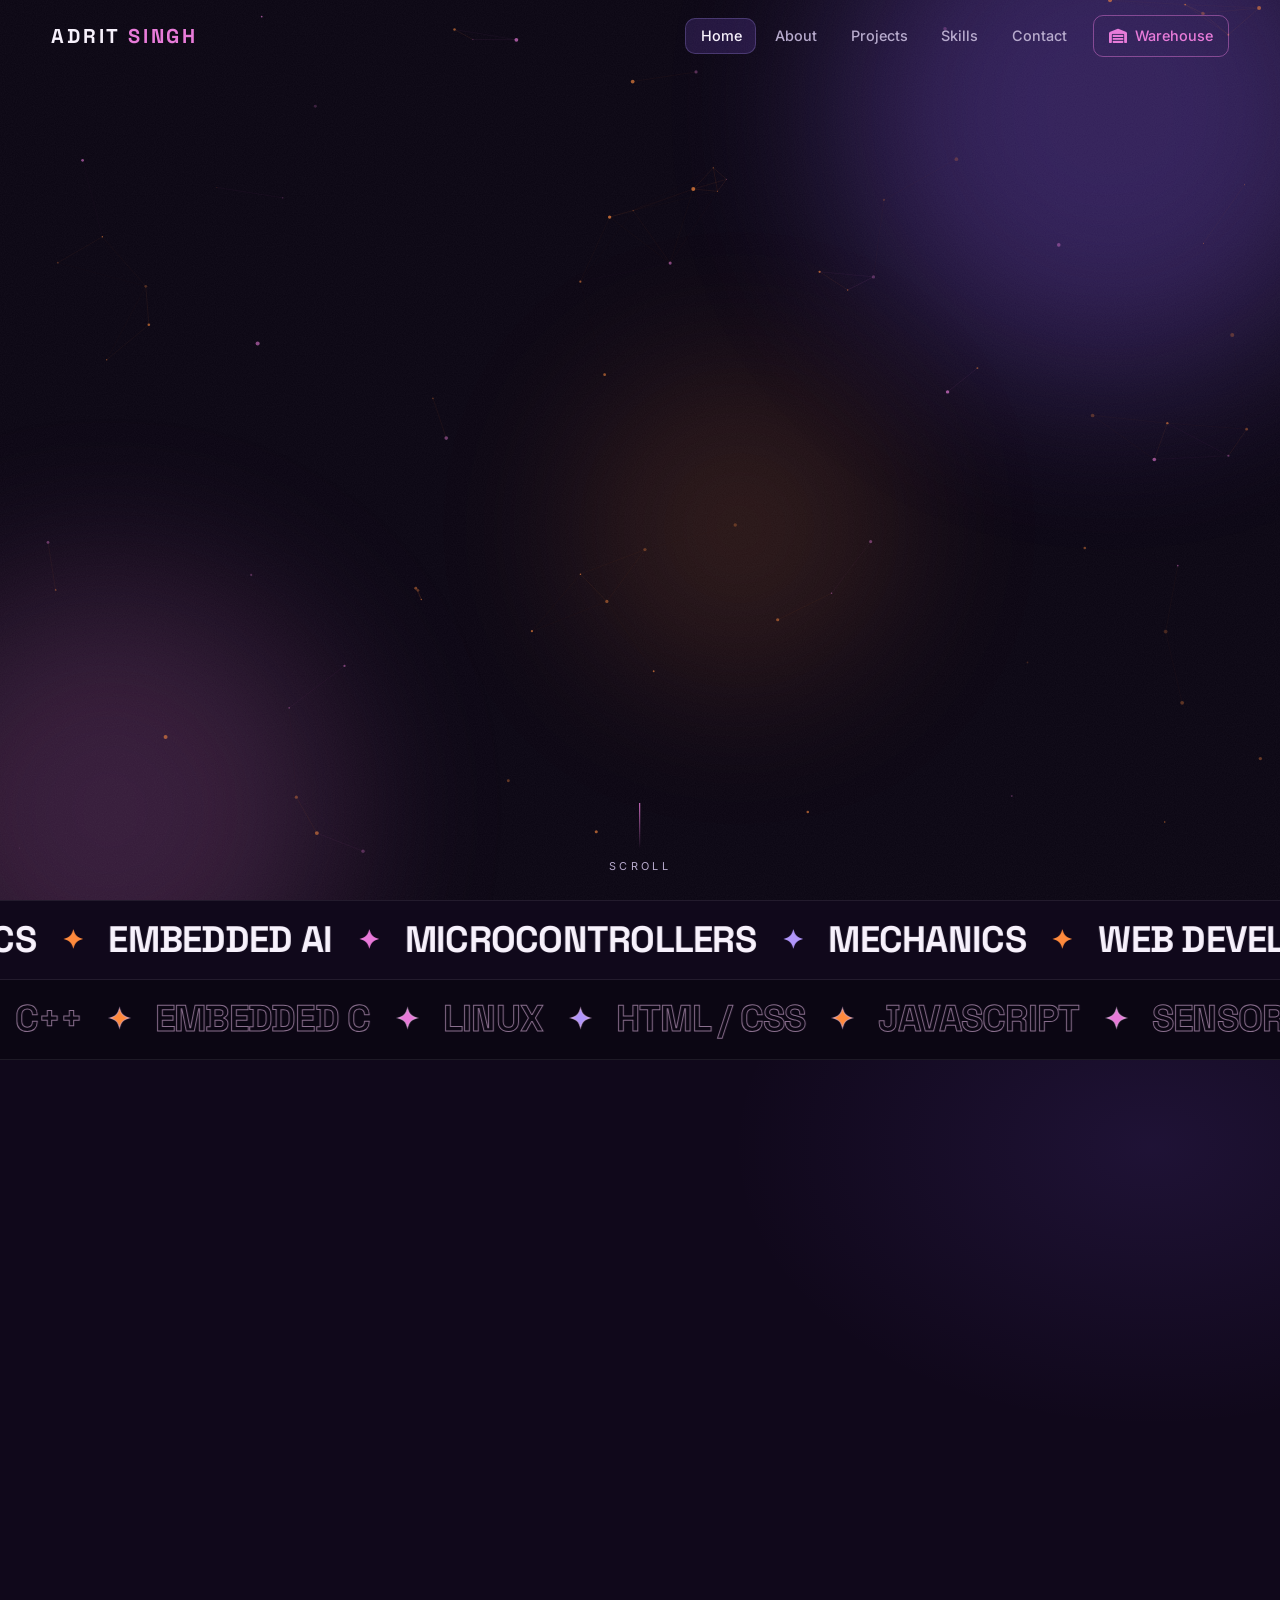
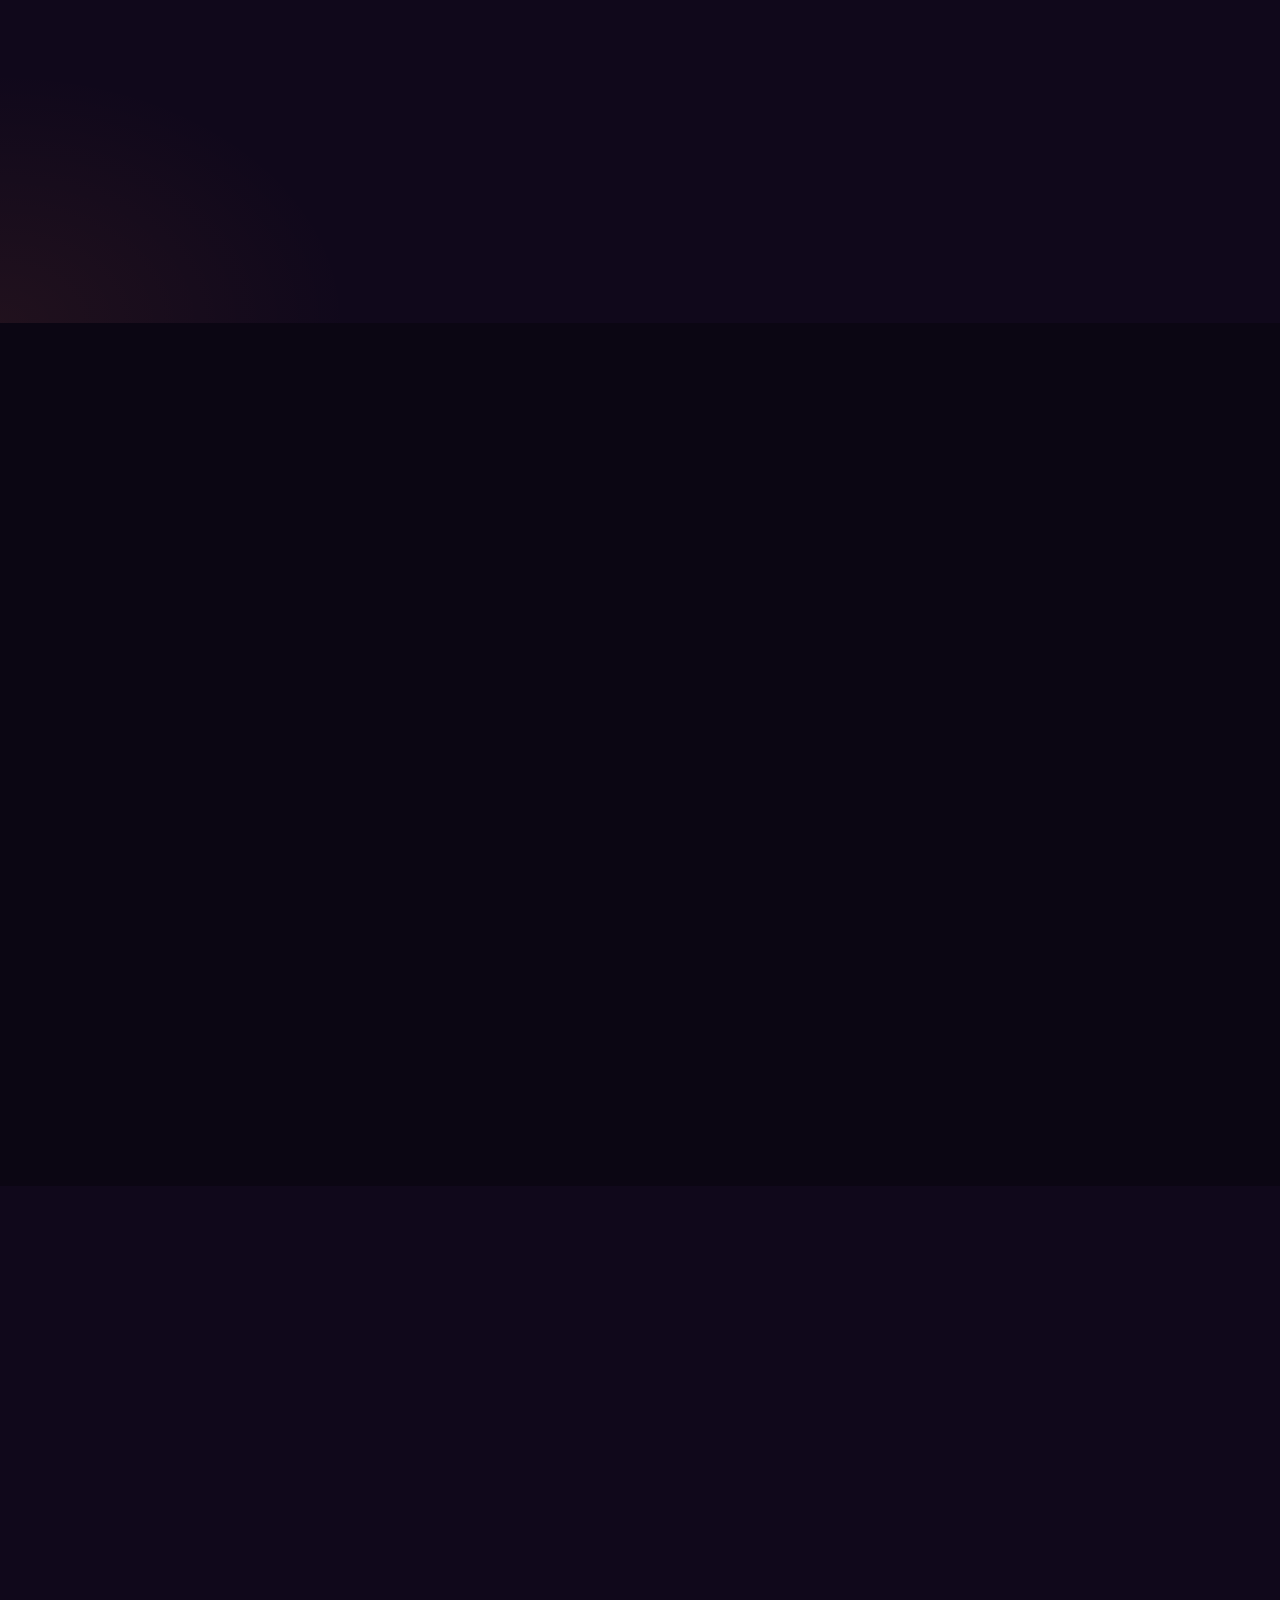
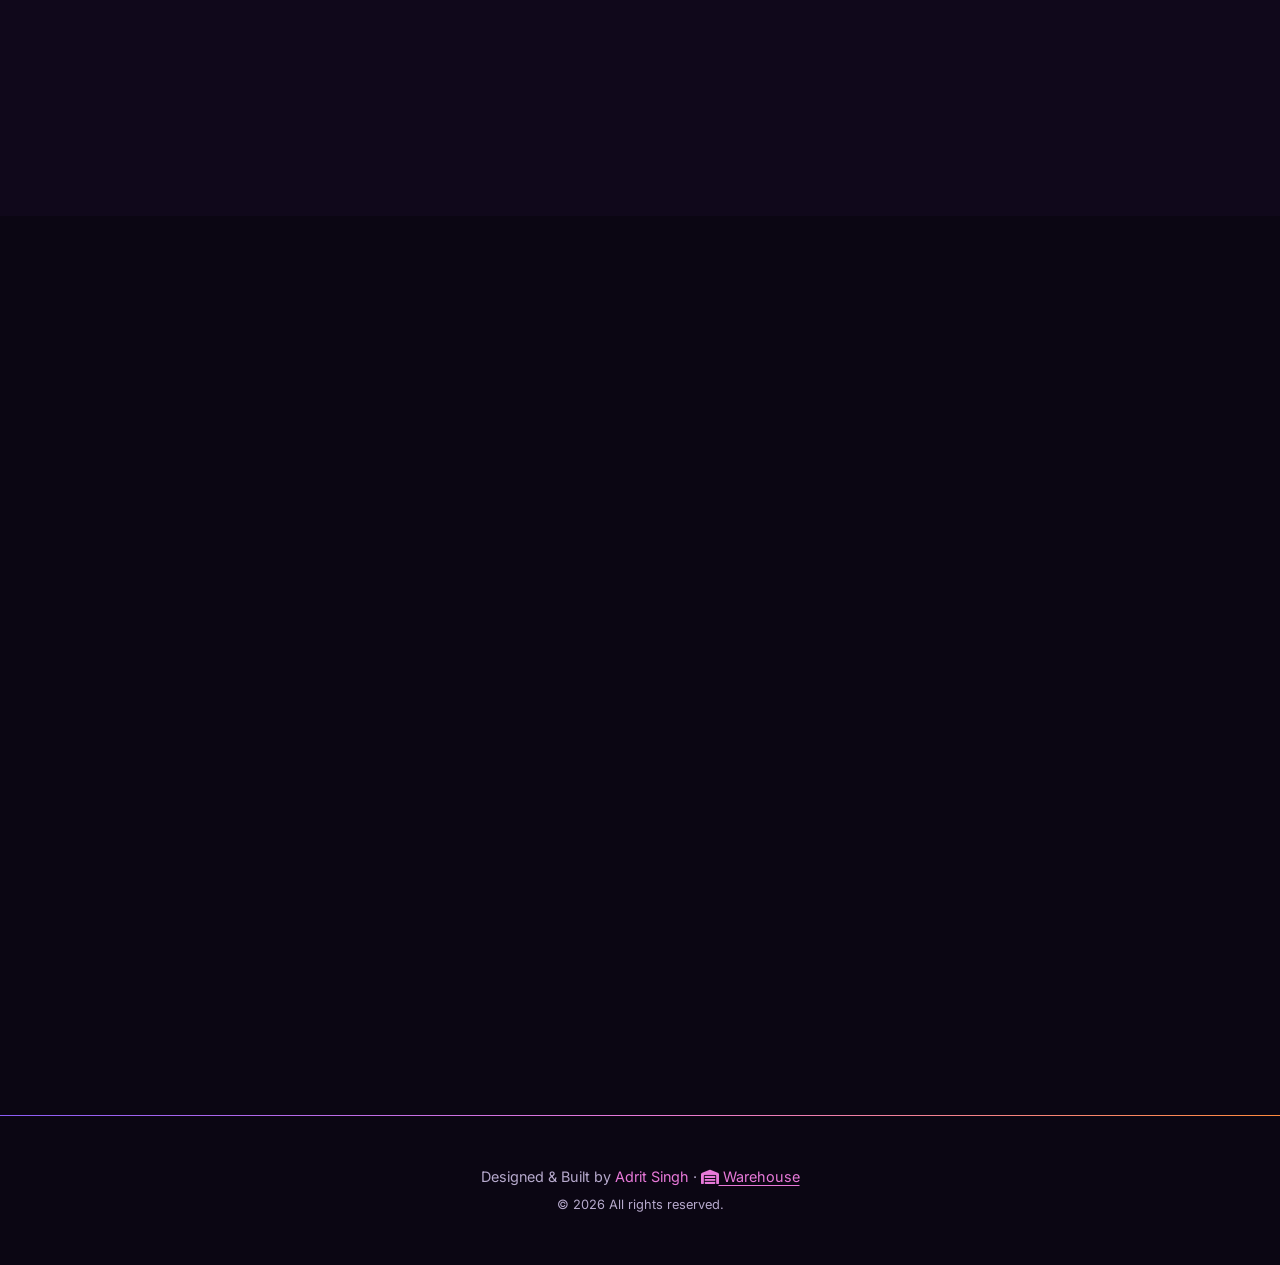
<file: index.html>
<!DOCTYPE html>
<html lang="en">
<head>
  <meta charset="UTF-8" />
  <meta name="viewport" content="width=device-width, initial-scale=1.0"/>
  <title>Adrit Singh — Portfolio</title>
  <meta name="description" content="Adrit Singh — a teen maker blending electronics, mechanics, embedded AI, microcontrollers and web development into real projects."/>
  <meta name="theme-color" content="#0b0613"/>
  <link rel="icon" href="data:image/svg+xml,%3Csvg xmlns='http://www.w3.org/2000/svg' viewBox='0 0 64 64'%3E%3Crect width='64' height='64' rx='16' fill='%230b0613'/%3E%3Ctext x='32' y='43' font-family='Arial' font-weight='800' font-size='30' text-anchor='middle' fill='%23e879d9'%3EAS%3C/text%3E%3C/svg%3E"/>
  <script>
    document.documentElement.classList.add('js');
    try { if (sessionStorage.getItem('as-visited')) document.documentElement.classList.add('skip-preload'); } catch (e) {}
  </script>
  <noscript><style>.preloader{display:none}</style></noscript>
  <link rel="preconnect" href="https://fonts.googleapis.com">
  <link rel="preconnect" href="https://fonts.gstatic.com" crossorigin>
  <link href="https://fonts.googleapis.com/css2?family=Inter:wght@300;400;500;600;800&family=Space+Grotesk:wght@400;500;700&display=swap" rel="stylesheet"/>
  <link rel="stylesheet" href="https://cdnjs.cloudflare.com/ajax/libs/font-awesome/6.5.0/css/all.min.css"/>
  <link rel="stylesheet" href="css/style.css"/>
</head>
<body>

  <div class="preloader" id="preloader" aria-hidden="true">
    <div class="pl-inner">
      <div class="pl-mark"><span>A</span><span>S</span></div>
      <div class="pl-line"><span id="plBar"></span></div>
      <p class="pl-count"><span id="plNum">0</span>%</p>
    </div>
  </div>
  <div class="scroll-progress" aria-hidden="true"><span id="scrollProgress"></span></div>

  <div class="cursor" aria-hidden="true"></div>
  <div class="cursor-follower" aria-hidden="true"></div>

  <!-- NAVBAR -->
  <nav class="navbar" id="navbar" aria-label="Main">
    <a class="nav-logo" href="#home" aria-label="Adrit Singh — home">
      <span class="logo-text">ADRIT <span class="accent">SINGH</span></span>
    </a>
    <ul class="nav-links" id="navLinks">
      <li style="--i:0"><a href="#home" class="nav-link active">Home</a></li>
      <li style="--i:1"><a href="#about" class="nav-link">About</a></li>
      <li style="--i:2"><a href="#projects" class="nav-link">Projects</a></li>
      <li style="--i:3"><a href="#skills" class="nav-link">Skills</a></li>
      <li style="--i:4"><a href="#contact" class="nav-link">Contact</a></li>
      <li style="--i:5"><a href="warehouse.html" class="nav-link nav-warehouse"><i class="fa-solid fa-warehouse" aria-hidden="true"></i> Warehouse</a></li>
    </ul>
    <button class="hamburger" id="hamburger" type="button" aria-label="Open menu" aria-expanded="false" aria-controls="navLinks">
      <span></span><span></span><span></span>
    </button>
  </nav>

  <main>
  <!-- HERO -->
  <section class="hero" id="home">
    <div class="hero-bg" aria-hidden="true">
      <div class="blob blob-1"></div>
      <div class="blob blob-2"></div>
      <div class="blob blob-3"></div>
      <canvas id="particles"></canvas>
    </div>

    <div class="hero-content" data-stagger>
      <p class="hero-greeting" data-reveal><span class="line"></span>Hello, I'm</p>
      <h1 class="hero-name" data-split aria-label="Adrit Singh">
        <span class="name-line name-first" aria-hidden="true">Adrit</span>
        <span class="name-line name-last" aria-hidden="true">Singh</span>
      </h1>
      <div class="hero-role" data-reveal>
        <span class="role-prefix">I'm a </span><span class="typewriter" id="typewriter">Web Developer</span><span class="cursor-blink" aria-hidden="true">|</span>
      </div>
      <p class="hero-desc" data-reveal>
        A teen maker blending electronics, mechanics, embedded AI, microcontrollers, and web development into real projects that actually do something.
      </p>
      <div class="hero-cta" data-reveal>
        <a href="#projects" class="btn btn-primary" data-magnetic>View My Work <i class="fa-solid fa-arrow-down" aria-hidden="true"></i></a>
        <a href="warehouse.html" class="btn btn-secondary" data-magnetic><i class="fa-solid fa-warehouse" aria-hidden="true"></i> My Warehouse</a>
      </div>
      <div class="hero-socials" data-reveal>
        <a href="#" class="social-icon" data-magnetic aria-label="GitHub"><i class="fab fa-github" aria-hidden="true"></i></a>
        <a href="#" class="social-icon" data-magnetic aria-label="LinkedIn"><i class="fab fa-linkedin" aria-hidden="true"></i></a>
        <a href="#" class="social-icon" data-magnetic aria-label="Twitter"><i class="fab fa-twitter" aria-hidden="true"></i></a>
        <a href="#" class="social-icon" data-magnetic aria-label="Dribbble"><i class="fab fa-dribbble" aria-hidden="true"></i></a>
      </div>
    </div>

    <div class="hero-visual" data-reveal="scale" aria-hidden="true">
      <div class="avatar-container">
        <div class="avatar-ring ring-1"></div>
        <div class="avatar-ring ring-2"></div>
        <div class="avatar-spin"></div>
        <div class="avatar-img"><i class="fa-solid fa-user"></i></div>
        <div class="orbit orbit-1">
          <div class="orbit-item" style="--a:-40deg;--r:min(190px,36vw)"><div class="tech-bubble b1"><i class="fa-brands fa-html5"></i></div></div>
          <div class="orbit-item" style="--a:140deg;--r:min(190px,36vw)"><div class="tech-bubble b3"><i class="fa-brands fa-python"></i></div></div>
        </div>
        <div class="orbit orbit-2">
          <div class="orbit-item" style="--a:50deg;--r:min(190px,36vw)"><div class="tech-bubble b2"><i class="fa-solid fa-microchip"></i></div></div>
          <div class="orbit-item" style="--a:230deg;--r:min(190px,36vw)"><div class="tech-bubble b4"><i class="fa-brands fa-linux"></i></div></div>
        </div>
      </div>
    </div>

    <a class="scroll-cue" href="#about" aria-label="Scroll to About"><span></span>Scroll</a>
  </section>

  <!-- MARQUEE BAND -->
  <div class="marquee" aria-hidden="true">
    <div class="marquee-track" data-speed="1">
      <span>Electronics</span><span>Embedded AI</span><span>Microcontrollers</span><span>Mechanics</span><span>Web Development</span><span>Python</span>
    </div>
  </div>
  <div class="marquee marquee-alt" aria-hidden="true">
    <div class="marquee-track" data-speed="-1">
      <span>C++</span><span>Embedded C</span><span>Linux</span><span>HTML / CSS</span><span>JavaScript</span><span>Sensors</span>
    </div>
  </div>

  <!-- ABOUT -->
  <section class="about section" id="about">
    <div class="container">
      <div class="section-header" data-split-words>
        <span class="section-tag" data-reveal><b>01</b> About Me</span>
        <h2 class="section-title" data-reveal>Who <em>I Am</em></h2>
      </div>
      <div class="about-grid">
        <div class="about-text">
          <p data-reveal="left">I'm a teen tech builder with <strong>3+ years</strong> of hands-on experience exploring electronics, mechanics, embedded AI, microcontrollers, and web development.</p>
          <p data-reveal="left" style="--d:100ms">I love turning ideas into real projects — from circuit experiments and smart devices to clean websites, automation tools, and practical prototypes that keep learning exciting.</p>
          <div class="about-stats" data-reveal="left" style="--d:200ms">
            <div class="stat"><span class="stat-num" data-target="20">0</span><span class="stat-label">Projects</span></div>
            <div class="stat"><span class="stat-num" data-target="12">0</span><span class="stat-label">Builds</span></div>
            <div class="stat"><span class="stat-num" data-target="3">0</span><span class="stat-label">Years Exp</span></div>
          </div>
        </div>
        <div class="about-cards" data-stagger>
          <div class="info-card" data-reveal="scale" data-spot data-tilt><i class="fa-solid fa-microchip" aria-hidden="true"></i><h3>Embedded Systems</h3><p>Microcontrollers, sensors, LEDs, and embedded logic come together here.</p></div>
          <div class="info-card" data-reveal="scale" data-spot data-tilt><i class="fa-solid fa-code" aria-hidden="true"></i><h3>Web Developer</h3><p>Fast, responsive interfaces using HTML, CSS, JavaScript, and Python.</p></div>
          <div class="info-card" data-reveal="scale" data-spot data-tilt><i class="fa-solid fa-gears" aria-hidden="true"></i><h3>Electronics + Mechanics</h3><p>Hands-on tinkering with circuits, motion, and mechanical ideas.</p></div>
          <div class="info-card" data-reveal="scale" data-spot data-tilt><i class="fa-solid fa-warehouse" aria-hidden="true"></i><h3>Warehouse</h3><p>All my files and school work live in my <a href="warehouse.html">Warehouse</a>.</p></div>
        </div>
      </div>
    </div>
  </section>

  <!-- PROJECTS -->
  <section class="projects section" id="projects">
    <div class="container">
      <div class="section-header" data-split-words>
        <span class="section-tag" data-reveal><b>02</b> Portfolio</span>
        <h2 class="section-title" data-reveal>Featured <em>Projects</em></h2>
      </div>
      <div class="projects-grid" data-stagger>
        <article class="project-card" data-reveal data-spot data-tilt>
          <div class="project-img pi-1"><i class="fa-solid fa-house-signal" aria-hidden="true"></i></div>
          <div class="project-info">
            <span class="project-tag">IoT</span>
            <h3>Smart Home Controller</h3>
            <p>Microcontroller-powered automation dashboard for lights, sensors, and status monitoring.</p>
            <div class="project-links">
              <a href="#" class="btn btn-sm btn-primary">Live <i class="fa-solid fa-arrow-up-right-from-square" aria-hidden="true"></i></a>
              <a href="#" class="btn btn-sm btn-ghost">Code <i class="fab fa-github" aria-hidden="true"></i></a>
            </div>
          </div>
        </article>
        <article class="project-card" data-reveal data-spot data-tilt>
          <div class="project-img pi-2"><i class="fa-solid fa-robot" aria-hidden="true"></i></div>
          <div class="project-info">
            <span class="project-tag">Robotics</span>
            <h3>Line-Following Robot</h3>
            <p>Built around motors, sensors, and logic control for a practical mechanics + electronics project.</p>
            <div class="project-links">
              <a href="#" class="btn btn-sm btn-primary">Live <i class="fa-solid fa-arrow-up-right-from-square" aria-hidden="true"></i></a>
              <a href="#" class="btn btn-sm btn-ghost">Code <i class="fab fa-github" aria-hidden="true"></i></a>
            </div>
          </div>
        </article>
        <article class="project-card" data-reveal data-spot data-tilt>
          <div class="project-img pi-3"><i class="fa-solid fa-laptop-code" aria-hidden="true"></i></div>
          <div class="project-info">
            <span class="project-tag">Web App</span>
            <h3>Portfolio Warehouse</h3>
            <p>Responsive file vault for school work, PDFs, and quick previews across devices.</p>
            <div class="project-links">
              <a href="warehouse.html" class="btn btn-sm btn-primary">Live <i class="fa-solid fa-arrow-up-right-from-square" aria-hidden="true"></i></a>
              <a href="#" class="btn btn-sm btn-ghost">Code <i class="fab fa-github" aria-hidden="true"></i></a>
            </div>
          </div>
        </article>
      </div>
    </div>
  </section>

  <!-- SKILLS -->
  <section class="skills section" id="skills">
    <div class="container">
      <div class="section-header" data-split-words>
        <span class="section-tag" data-reveal><b>03</b> Expertise</span>
        <h2 class="section-title" data-reveal>Skills <em>&amp; Tools</em></h2>
      </div>
      <div class="skills-grid" data-stagger>
        <div class="skill-item" data-reveal data-spot data-level="58"><div class="skill-head"><span class="skill-name">C++</span><span class="skill-pct">58%</span></div><div class="skill-bar" role="progressbar" aria-label="C++" aria-valuemin="0" aria-valuemax="100" aria-valuenow="58"><div class="skill-fill"></div></div></div>
        <div class="skill-item" data-reveal data-spot data-level="55"><div class="skill-head"><span class="skill-name">Python</span><span class="skill-pct">55%</span></div><div class="skill-bar" role="progressbar" aria-label="Python" aria-valuemin="0" aria-valuemax="100" aria-valuenow="55"><div class="skill-fill"></div></div></div>
        <div class="skill-item" data-reveal data-spot data-level="60"><div class="skill-head"><span class="skill-name">HTML/CSS</span><span class="skill-pct">60%</span></div><div class="skill-bar" role="progressbar" aria-label="HTML/CSS" aria-valuemin="0" aria-valuemax="100" aria-valuenow="60"><div class="skill-fill"></div></div></div>
        <div class="skill-item" data-reveal data-spot data-level="50"><div class="skill-head"><span class="skill-name">Linux</span><span class="skill-pct">50%</span></div><div class="skill-bar" role="progressbar" aria-label="Linux" aria-valuemin="0" aria-valuemax="100" aria-valuenow="50"><div class="skill-fill"></div></div></div>
        <div class="skill-item" data-reveal data-spot data-level="52"><div class="skill-head"><span class="skill-name">Embedded C</span><span class="skill-pct">52%</span></div><div class="skill-bar" role="progressbar" aria-label="Embedded C" aria-valuemin="0" aria-valuemax="100" aria-valuenow="52"><div class="skill-fill"></div></div></div>
        <div class="skill-item" data-reveal data-spot data-level="45"><div class="skill-head"><span class="skill-name">JavaScript</span><span class="skill-pct">45%</span></div><div class="skill-bar" role="progressbar" aria-label="JavaScript" aria-valuemin="0" aria-valuemax="100" aria-valuenow="45"><div class="skill-fill"></div></div></div>
      </div>
    </div>
  </section>

  <!-- CONTACT -->
  <section class="contact section" id="contact">
    <div class="container">
      <div class="section-header" data-split-words>
        <span class="section-tag" data-reveal><b>04</b> Get In Touch</span>
        <h2 class="section-title" data-reveal>Contact <em>Me</em></h2>
      </div>
      <div class="contact-grid">
        <div class="contact-info" data-stagger>
          <a class="contact-item" data-reveal="left" href="mailto:singhadrit073@gmail.com"><i class="fa-solid fa-envelope" aria-hidden="true"></i><span>singhadrit073@gmail.com</span></a>
          <a class="contact-item" data-reveal="left" href="tel:+918210913396"><i class="fa-solid fa-phone" aria-hidden="true"></i><span>+91 82109 13396</span></a>
          <div class="contact-item" data-reveal="left"><i class="fa-solid fa-location-dot" aria-hidden="true"></i><span>Bihar, India</span></div>
        </div>
        <form class="contact-form" id="contactForm" data-reveal="right" novalidate>
          <div class="field"><input class="form-input" id="f-name" name="name" type="text" placeholder=" " autocomplete="name" required/><label for="f-name">Your name</label></div>
          <div class="field"><input class="form-input" id="f-email" name="email" type="email" placeholder=" " autocomplete="email" required/><label for="f-email">Your email</label></div>
          <div class="field"><textarea class="form-input form-textarea" id="f-msg" name="message" placeholder=" " rows="5" required></textarea><label for="f-msg">Your message</label></div>
          <button type="submit" class="btn btn-primary" data-magnetic>Send Message <i class="fa-solid fa-paper-plane" aria-hidden="true"></i></button>
          <p class="form-status" id="formStatus" role="status" aria-live="polite"></p>
        </form>
      </div>
    </div>
  </section>
  </main>

  <footer class="footer">
    <p>Designed &amp; Built by <span class="accent">Adrit Singh</span> · <a href="warehouse.html"><i class="fa-solid fa-warehouse" aria-hidden="true"></i> Warehouse</a></p>
    <p class="footer-copy">© 2026 All rights reserved.</p>
  </footer>

  <button class="back-to-top" id="backToTop" type="button" aria-label="Back to top"><i class="fa-solid fa-arrow-up" aria-hidden="true"></i></button>

  <script src="js/main.js"></script>
</body>
</html>
</file>
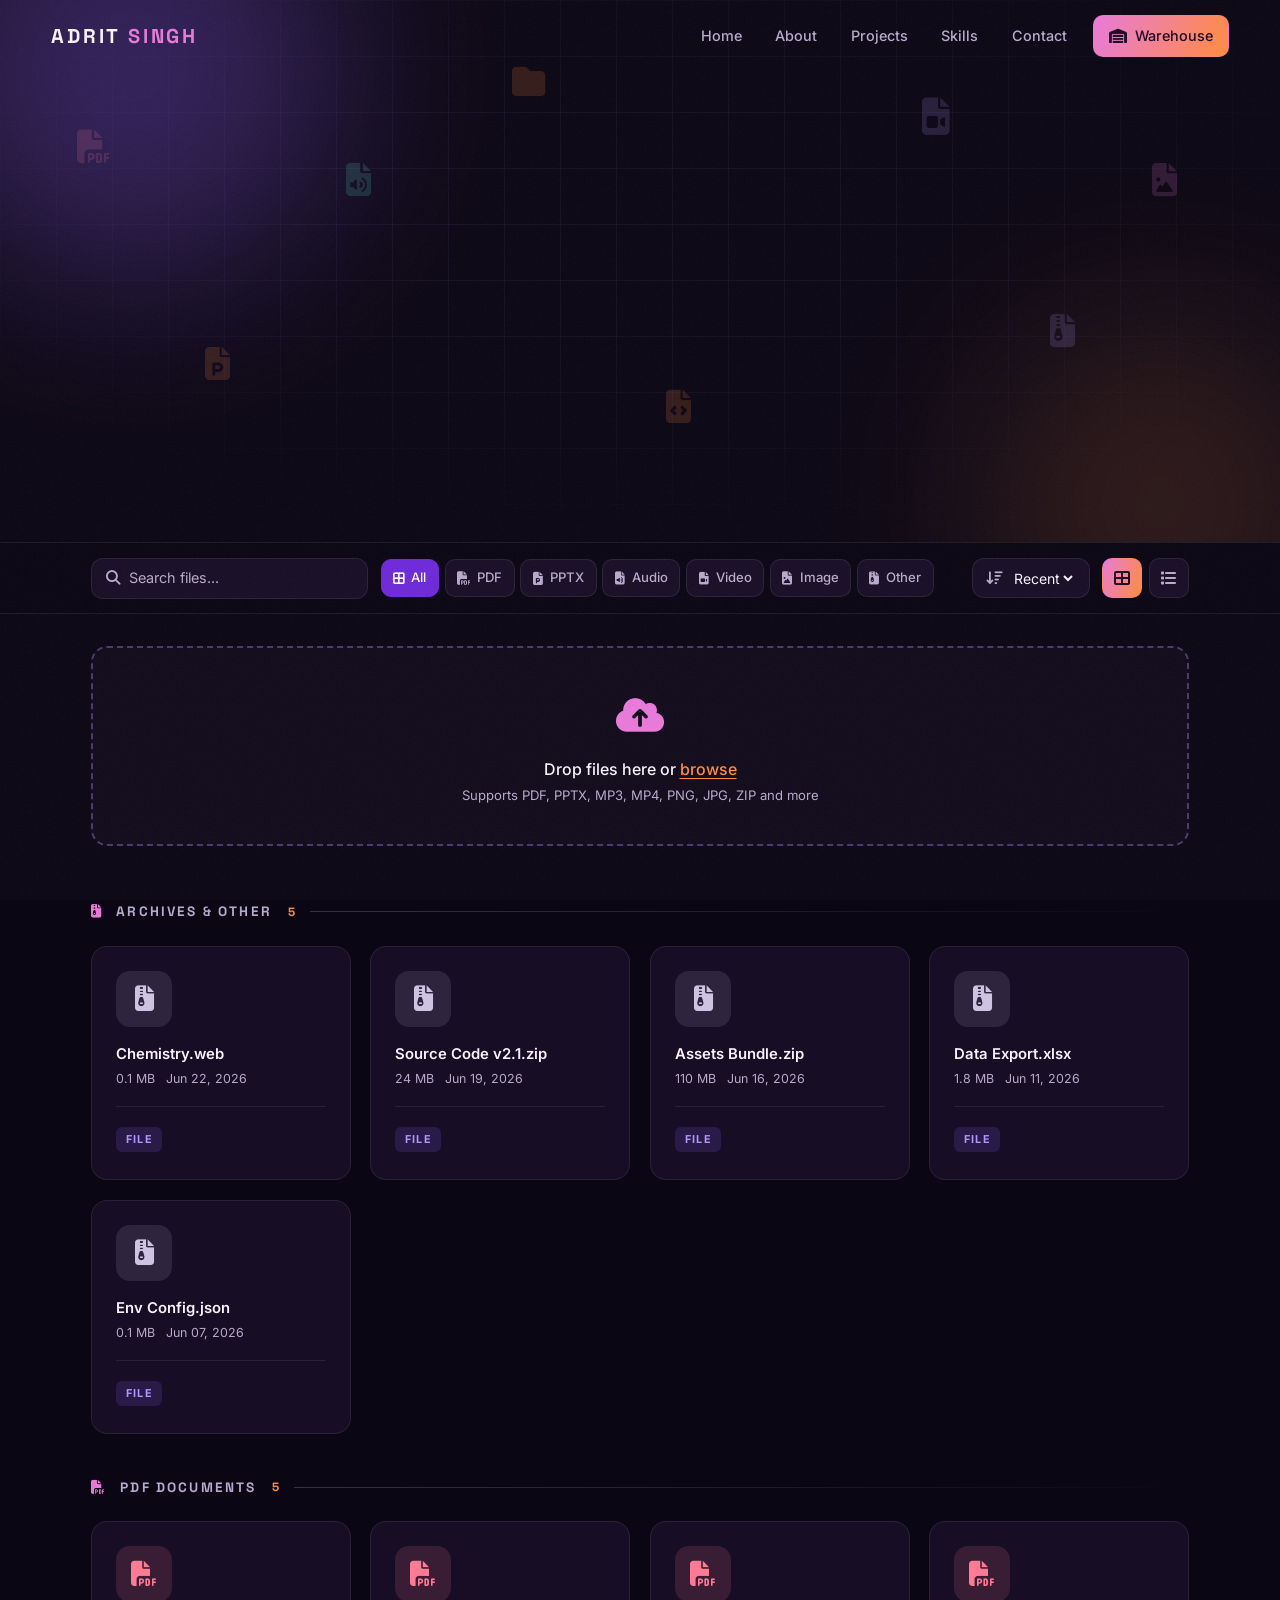
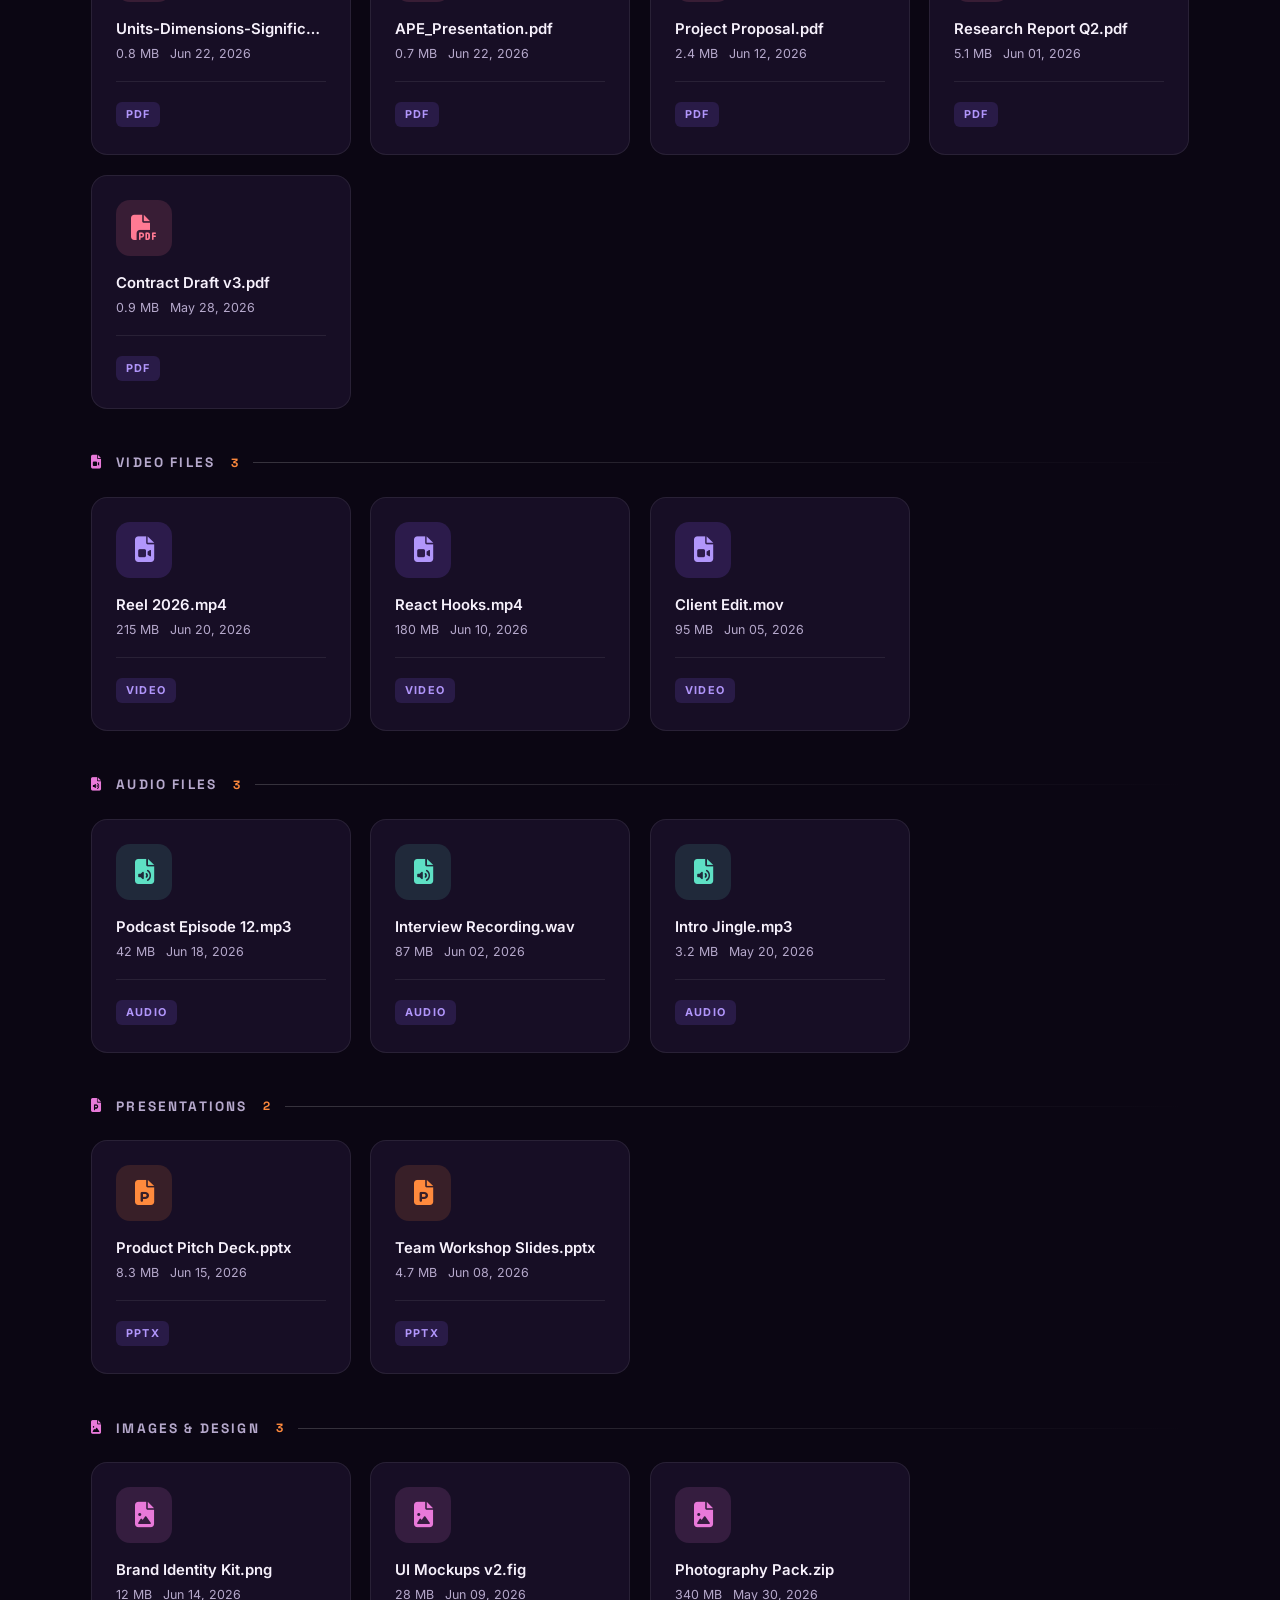
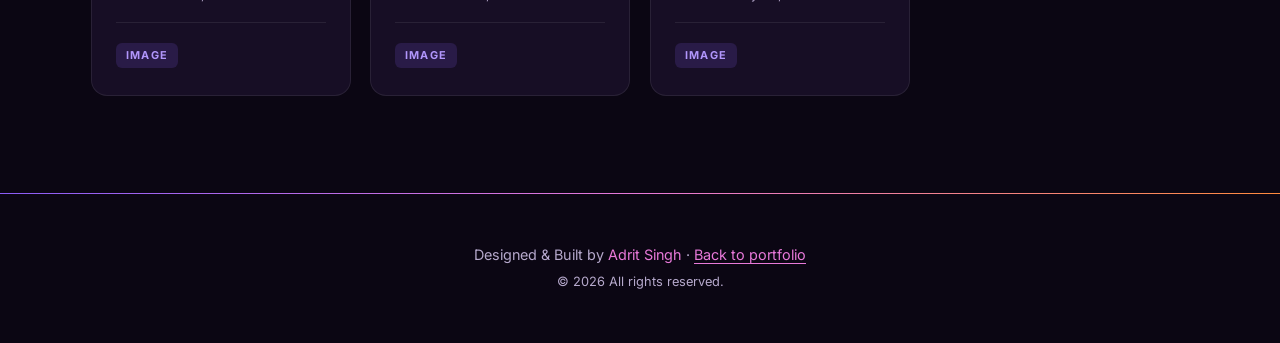
<file: warehouse.html>
<!DOCTYPE html>
<html lang="en">
<head>
  <meta charset="UTF-8"/>
  <meta name="viewport" content="width=device-width, initial-scale=1.0"/>
  <title>Warehouse · Adrit Singh</title>
  <meta name="description" content="Adrit Singh's Warehouse — school work, presentations and files, searchable and filterable."/>
  <meta name="theme-color" content="#0b0613"/>
  <link rel="icon" href="data:image/svg+xml,%3Csvg xmlns='http://www.w3.org/2000/svg' viewBox='0 0 64 64'%3E%3Crect width='64' height='64' rx='16' fill='%230b0613'/%3E%3Ctext x='32' y='43' font-family='Arial' font-weight='800' font-size='30' text-anchor='middle' fill='%23e879d9'%3EAS%3C/text%3E%3C/svg%3E"/>
  <script>
    document.documentElement.classList.add('js');
    try { if (sessionStorage.getItem('as-visited')) document.documentElement.classList.add('skip-preload'); } catch (e) {}
  </script>
  <noscript><style>.preloader{display:none}</style></noscript>
  <link rel="preconnect" href="https://fonts.googleapis.com">
  <link rel="preconnect" href="https://fonts.gstatic.com" crossorigin>
  <link href="https://fonts.googleapis.com/css2?family=Inter:wght@300;400;500;600;800&family=Space+Grotesk:wght@400;500;700&display=swap" rel="stylesheet"/>
  <link rel="stylesheet" href="https://cdnjs.cloudflare.com/ajax/libs/font-awesome/6.5.0/css/all.min.css"/>
  <link rel="stylesheet" href="css/style.css"/>
  <link rel="stylesheet" href="css/warehouse.css"/>
</head>
<body class="warehouse-page">

  <div class="preloader" id="preloader" aria-hidden="true">
    <div class="pl-inner">
      <div class="pl-mark"><span>A</span><span>S</span></div>
      <div class="pl-line"><span id="plBar"></span></div>
      <p class="pl-count"><span id="plNum">0</span>%</p>
    </div>
  </div>
  <div class="scroll-progress" aria-hidden="true"><span id="scrollProgress"></span></div>

  <div class="cursor" aria-hidden="true"></div>
  <div class="cursor-follower" aria-hidden="true"></div>

  <!-- NAVBAR -->
  <nav class="navbar" id="navbar" aria-label="Main">
    <a class="nav-logo" href="index.html" aria-label="Adrit Singh — home">
      <span class="logo-text">ADRIT <span class="accent">SINGH</span></span>
    </a>
    <ul class="nav-links" id="navLinks">
      <li style="--i:0"><a href="index.html#home" class="nav-link">Home</a></li>
      <li style="--i:1"><a href="index.html#about" class="nav-link">About</a></li>
      <li style="--i:2"><a href="index.html#projects" class="nav-link">Projects</a></li>
      <li style="--i:3"><a href="index.html#skills" class="nav-link">Skills</a></li>
      <li style="--i:4"><a href="index.html#contact" class="nav-link">Contact</a></li>
      <li style="--i:5"><a href="warehouse.html" class="nav-link nav-warehouse active" aria-current="page"><i class="fa-solid fa-warehouse" aria-hidden="true"></i> Warehouse</a></li>
    </ul>
    <button class="hamburger" id="hamburger" type="button" aria-label="Open menu" aria-expanded="false" aria-controls="navLinks">
      <span></span><span></span><span></span>
    </button>
  </nav>

  <!-- WAREHOUSE HERO -->
  <section class="wh-hero">
    <div class="wh-hero-bg" aria-hidden="true">
      <div class="wh-grid-lines"></div>
      <div class="wh-orb wh-orb-1"></div>
      <div class="wh-orb wh-orb-2"></div>
      <div class="floating-icons">
        <i class="fa-solid fa-file-pdf fi fi-1"></i>
        <i class="fa-solid fa-file-powerpoint fi fi-2"></i>
        <i class="fa-solid fa-file-audio fi fi-3"></i>
        <i class="fa-solid fa-file-video fi fi-4"></i>
        <i class="fa-solid fa-file-zipper fi fi-5"></i>
        <i class="fa-solid fa-file-image fi fi-6"></i>
        <i class="fa-solid fa-file-code fi fi-7"></i>
        <i class="fa-solid fa-folder fi fi-8"></i>
      </div>
    </div>
    <div class="wh-hero-content" data-stagger>
      <div class="wh-badge" data-reveal><i class="fa-solid fa-warehouse" aria-hidden="true"></i> Storage Hub</div>
      <h1 class="wh-title" data-reveal>My <em>Warehouse</em></h1>
      <p class="wh-subtitle" data-reveal>All my files, organized beautifully. PDFs, presentations, media, and more — all in one place.</p>
      <div class="wh-stats" data-reveal>
        <div class="wh-stat"><span class="wh-stat-num" id="statFiles">0</span><span class="wh-stat-label">Files</span></div>
        <div class="wh-stat"><span class="wh-stat-num" id="statCategories">0</span><span class="wh-stat-label">Categories</span></div>
        <div class="wh-stat"><span class="wh-stat-num" id="statSize">0 MB</span><span class="wh-stat-label">Total Size</span></div>
      </div>
    </div>
  </section>

  <!-- TOOLBAR -->
  <div class="wh-toolbar" role="search">
    <div class="container">
      <div class="wh-search-wrap">
        <i class="fa-solid fa-magnifying-glass" aria-hidden="true"></i>
        <label class="sr-only" for="searchInput">Search files</label>
        <input type="search" id="searchInput" placeholder="Search files..." class="wh-search" autocomplete="off"/>
        <button class="search-clear" id="searchClear" type="button" aria-label="Clear search"><i class="fa-solid fa-xmark" aria-hidden="true"></i></button>
      </div>
      <div class="wh-filters" id="filterBtns" role="group" aria-label="Filter by type">
        <button class="filter-btn active" data-filter="all" type="button" aria-pressed="true"><i class="fa-solid fa-border-all" aria-hidden="true"></i> All</button>
        <button class="filter-btn" data-filter="pdf" type="button" aria-pressed="false"><i class="fa-solid fa-file-pdf" aria-hidden="true"></i> PDF</button>
        <button class="filter-btn" data-filter="pptx" type="button" aria-pressed="false"><i class="fa-solid fa-file-powerpoint" aria-hidden="true"></i> PPTX</button>
        <button class="filter-btn" data-filter="audio" type="button" aria-pressed="false"><i class="fa-solid fa-file-audio" aria-hidden="true"></i> Audio</button>
        <button class="filter-btn" data-filter="video" type="button" aria-pressed="false"><i class="fa-solid fa-file-video" aria-hidden="true"></i> Video</button>
        <button class="filter-btn" data-filter="image" type="button" aria-pressed="false"><i class="fa-solid fa-file-image" aria-hidden="true"></i> Image</button>
        <button class="filter-btn" data-filter="other" type="button" aria-pressed="false"><i class="fa-solid fa-file-zipper" aria-hidden="true"></i> Other</button>
      </div>
      <div class="wh-sort">
        <label class="sort-label" for="sortSelect"><i class="fa-solid fa-arrow-down-wide-short" aria-hidden="true"></i><span class="sr-only">Sort by</span></label>
        <select id="sortSelect" class="sort-select">
          <option value="recent">Recent</option>
          <option value="name">Name</option>
          <option value="size">Size</option>
        </select>
      </div>
      <div class="wh-view-toggle" role="group" aria-label="View mode">
        <button class="view-btn active" id="gridView" type="button" aria-label="Grid view" aria-pressed="true"><i class="fa-solid fa-table-cells-large" aria-hidden="true"></i></button>
        <button class="view-btn" id="listView" type="button" aria-label="List view" aria-pressed="false"><i class="fa-solid fa-list" aria-hidden="true"></i></button>
      </div>
    </div>
  </div>

  <!-- UPLOAD ZONE -->
  <div class="container">
    <div class="upload-zone" id="uploadZone" role="button" tabindex="0" aria-label="Add files: drop here or press Enter to browse">
      <div class="upload-icon"><i class="fa-solid fa-cloud-arrow-up" aria-hidden="true"></i></div>
      <p class="upload-text">Drop files here or <span class="upload-link">browse</span></p>
      <p class="upload-sub">Supports PDF, PPTX, MP3, MP4, PNG, JPG, ZIP and more</p>
      <input type="file" id="fileInput" multiple hidden/>
    </div>
  </div>

  <!-- FILES GRID -->
  <main class="wh-main container" id="warehouseMain">
    <div class="files-grid" id="filesGrid"></div>
    <div class="empty-state" id="emptyState" style="display:none">
      <i class="fa-solid fa-box-open" aria-hidden="true"></i>
      <h2>No files found</h2>
      <p>Try a different search or filter.</p>
    </div>
  </main>

  <!-- FILE PREVIEW MODAL -->
  <div class="modal-overlay" id="modalOverlay" aria-hidden="true">
    <div class="file-modal" id="fileModal" role="dialog" aria-modal="true" aria-labelledby="modalName">
      <button class="modal-close" id="modalClose" type="button" aria-label="Close"><i class="fa-solid fa-xmark" aria-hidden="true"></i></button>
      <div class="modal-icon" id="modalIcon"></div>
      <div class="modal-info">
        <h3 id="modalName"></h3>
        <div class="modal-meta">
          <span id="modalType"></span>
          <span id="modalSize"></span>
          <span id="modalDate"></span>
        </div>
        <p id="modalDesc"></p>
      </div>
      <div class="modal-actions">
        <a href="#" class="btn btn-primary" id="modalDownload" download><i class="fa-solid fa-download" aria-hidden="true"></i> Download</a>
        <a href="#" class="btn btn-secondary" id="modalView" target="_blank" rel="noopener"><i class="fa-solid fa-arrow-up-right-from-square" aria-hidden="true"></i> View</a>
        <button class="btn btn-secondary" id="modalCopyLink" type="button"><i class="fa-solid fa-link" aria-hidden="true"></i> Copy Link</button>
      </div>
    </div>
  </div>

  <div class="toast" id="toast" role="status" aria-live="polite">
    <i class="fa-solid fa-circle-check" aria-hidden="true"></i>
    <span id="toastMsg"></span>
  </div>

  <footer class="footer">
    <p>Designed &amp; Built by <span class="accent">Adrit Singh</span> · <a href="index.html">Back to portfolio</a></p>
    <p class="footer-copy">© 2026 All rights reserved.</p>
  </footer>

  <button class="back-to-top" id="backToTop" type="button" aria-label="Back to top"><i class="fa-solid fa-arrow-up" aria-hidden="true"></i></button>

  <script src="js/main.js"></script>
  <script src="js/warehouse.js"></script>
</body>
</html>
</file>
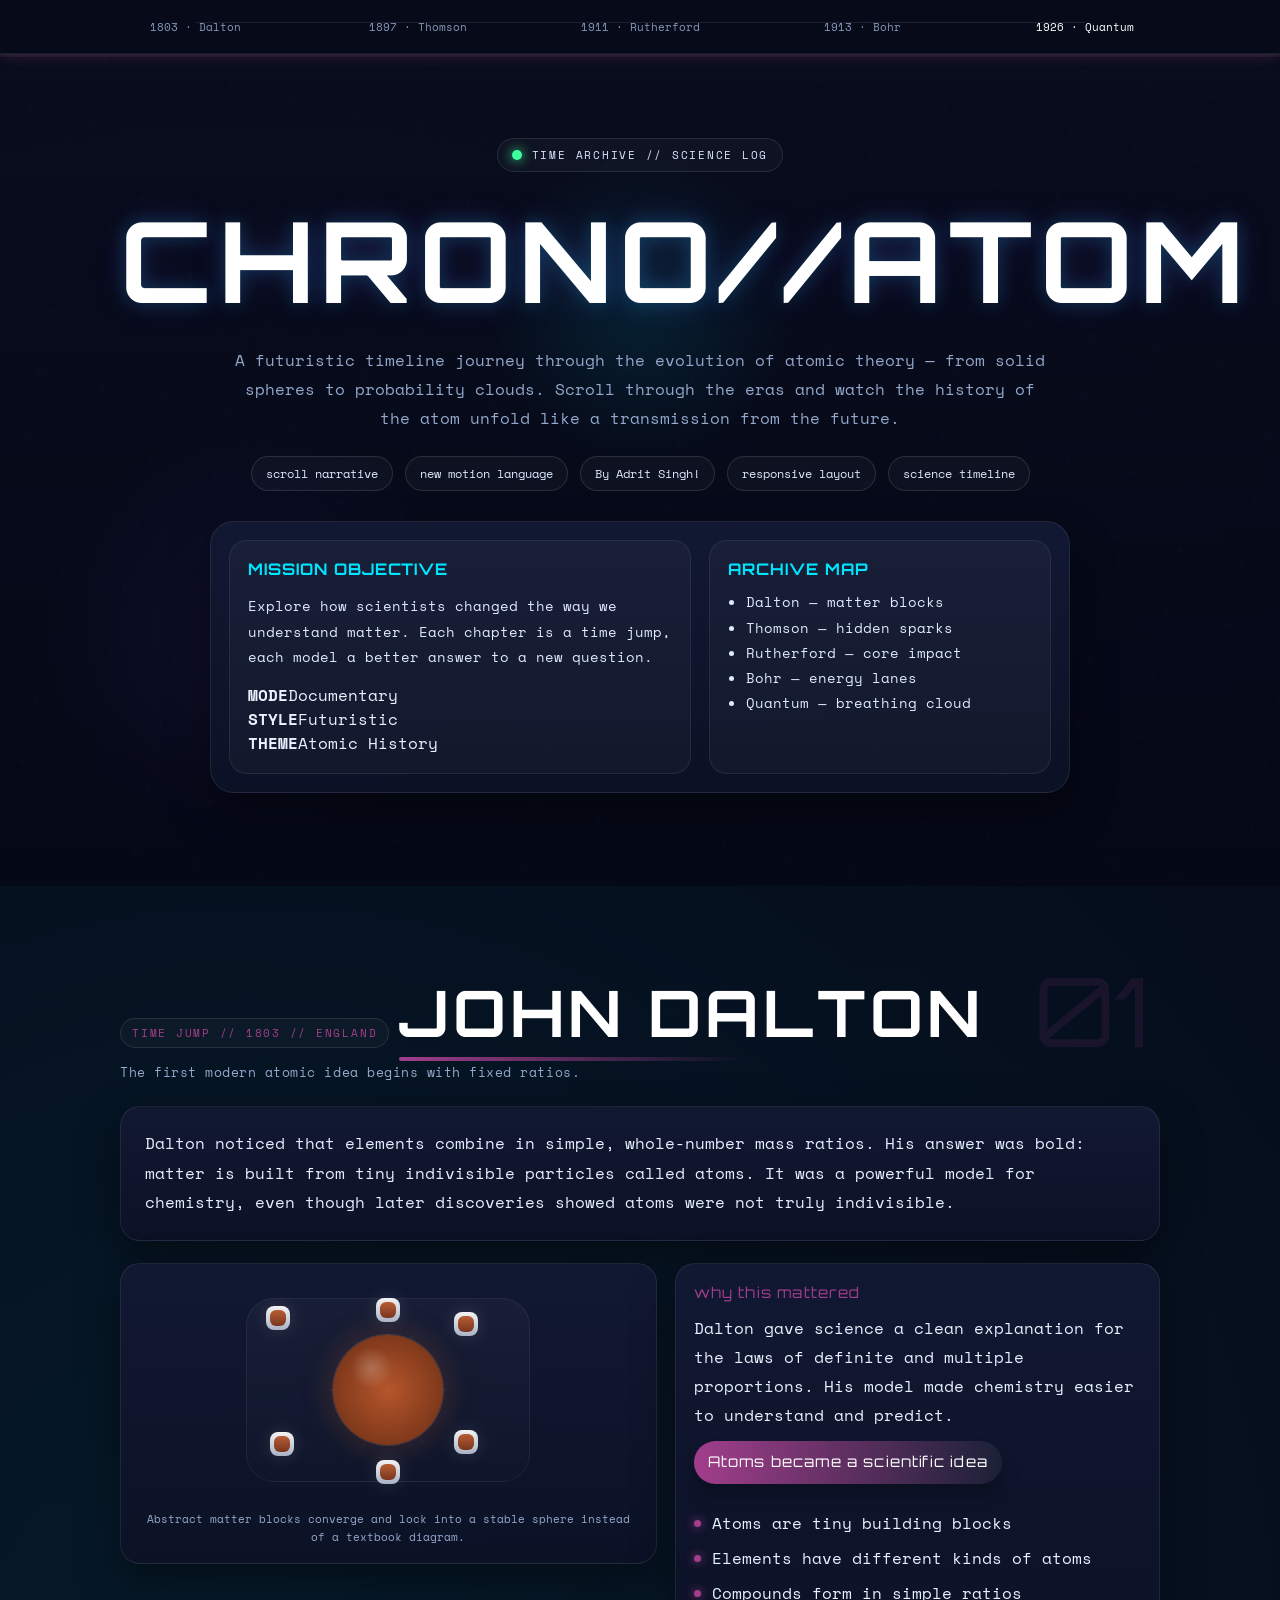
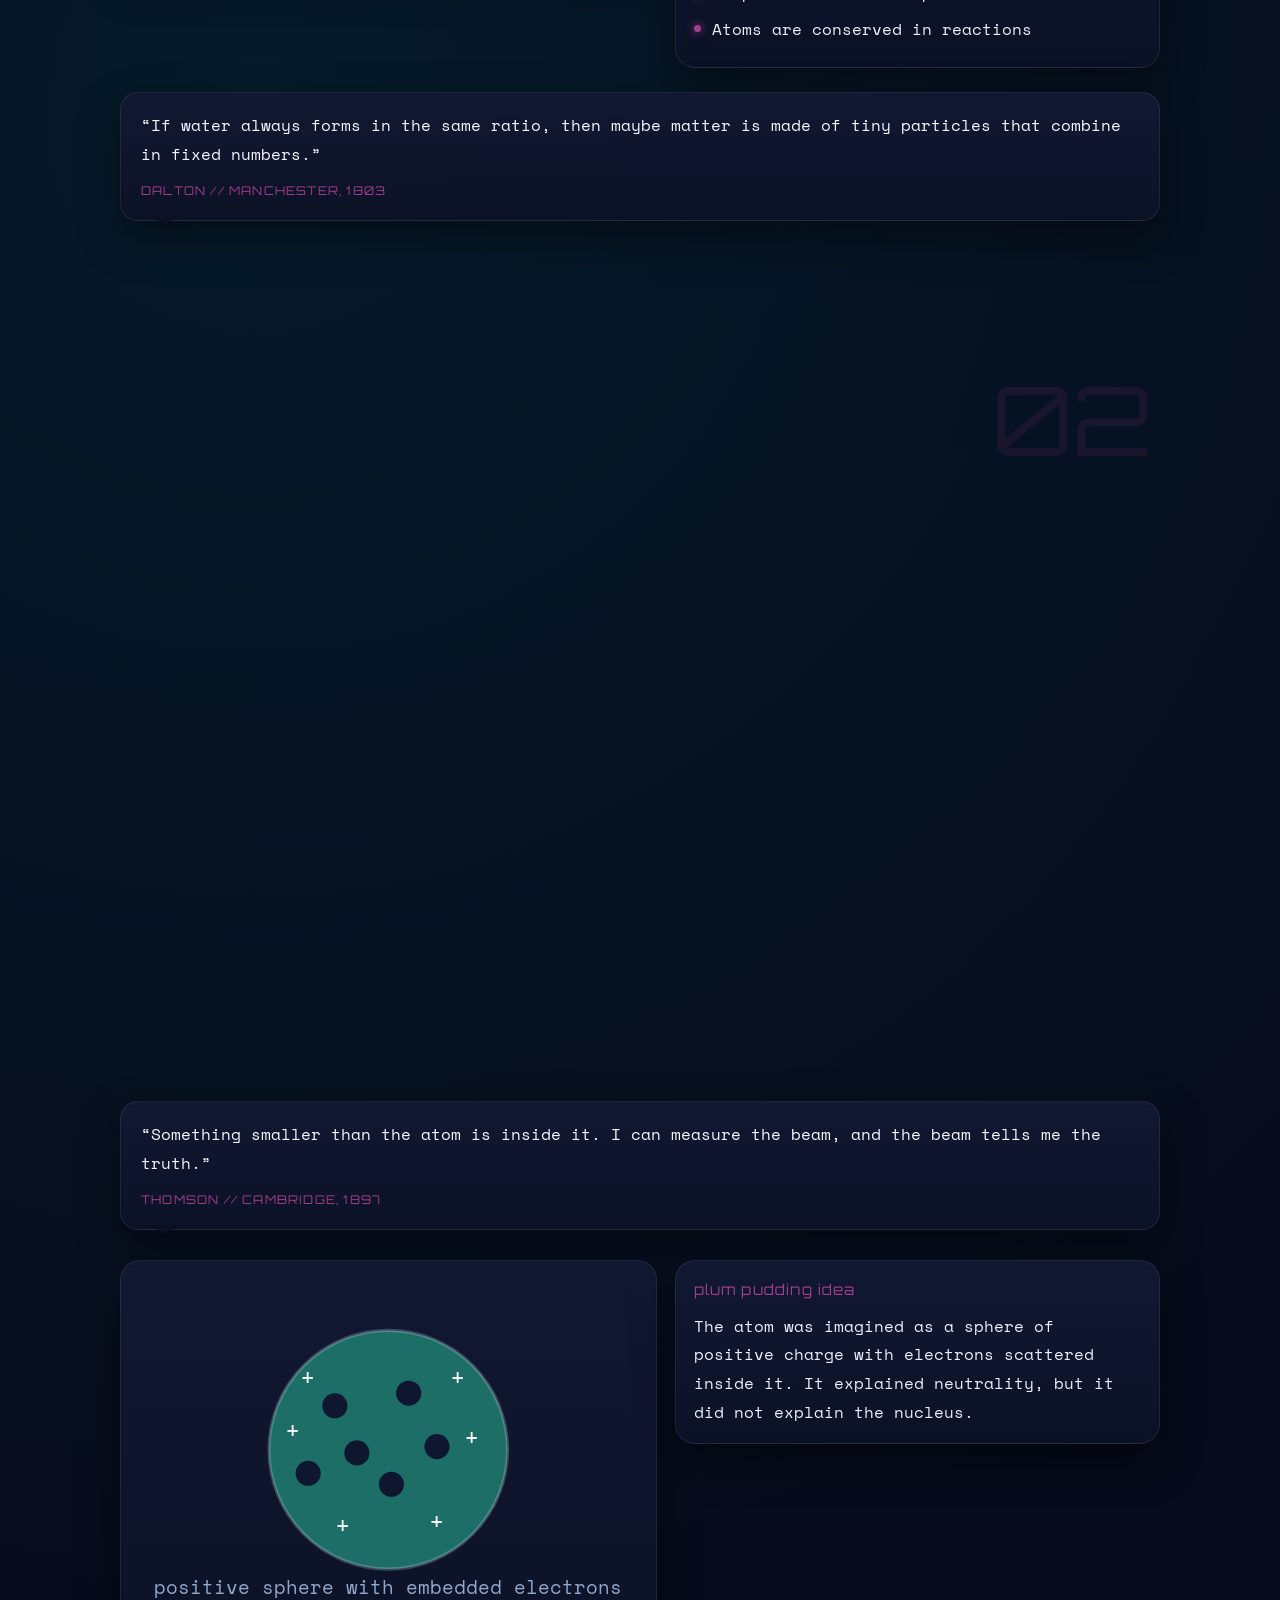
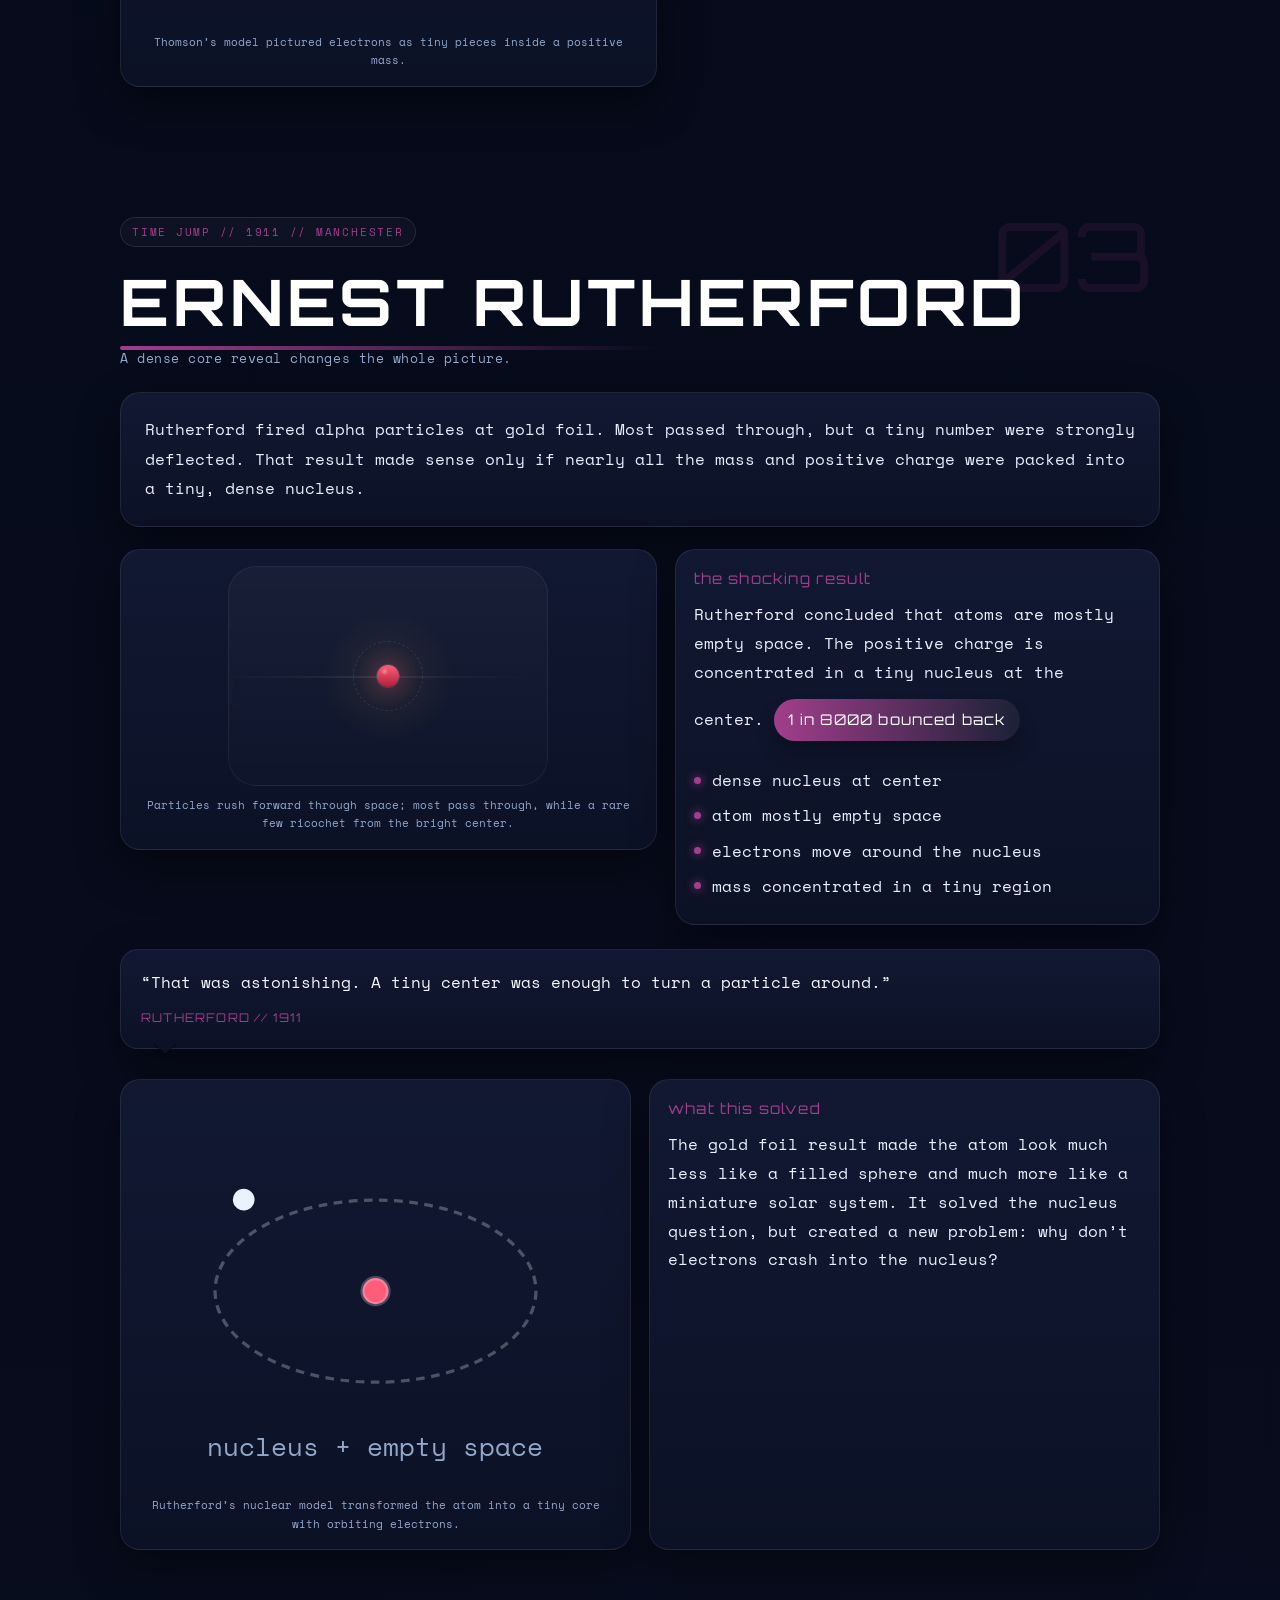
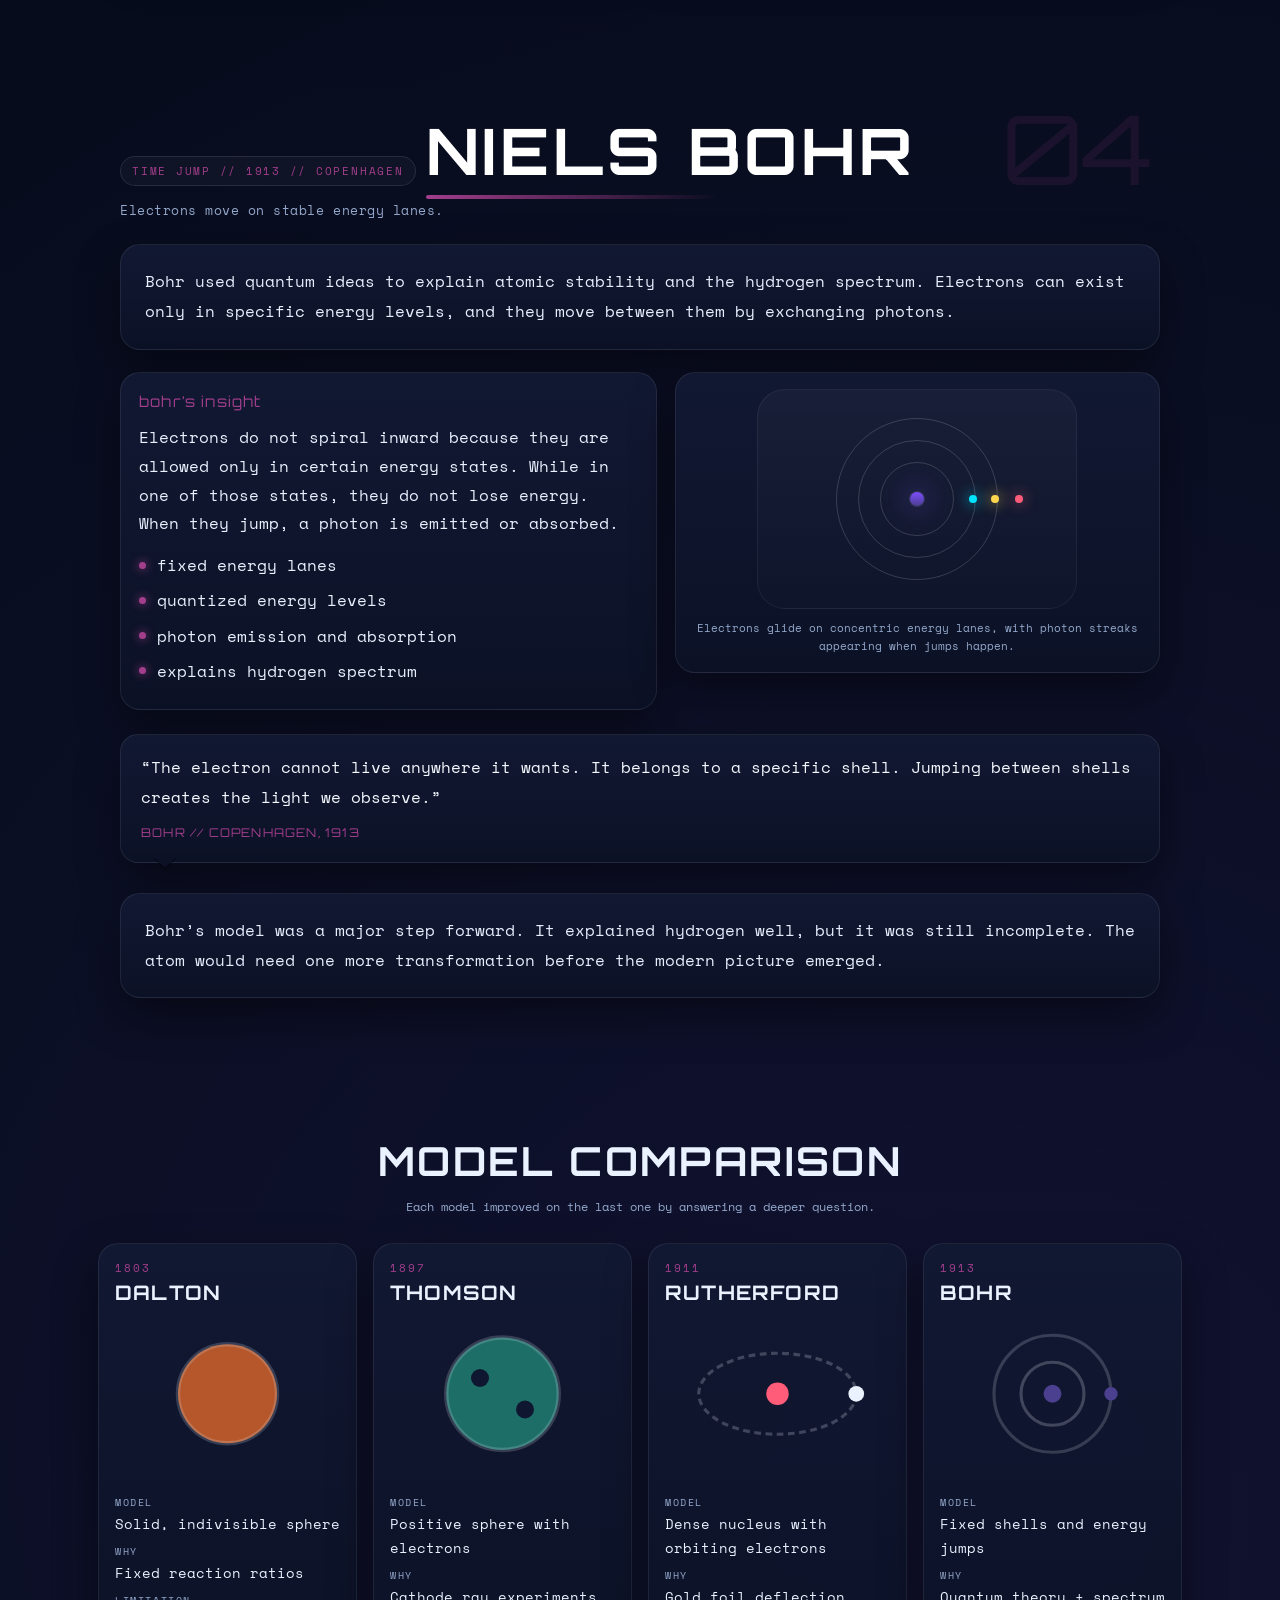
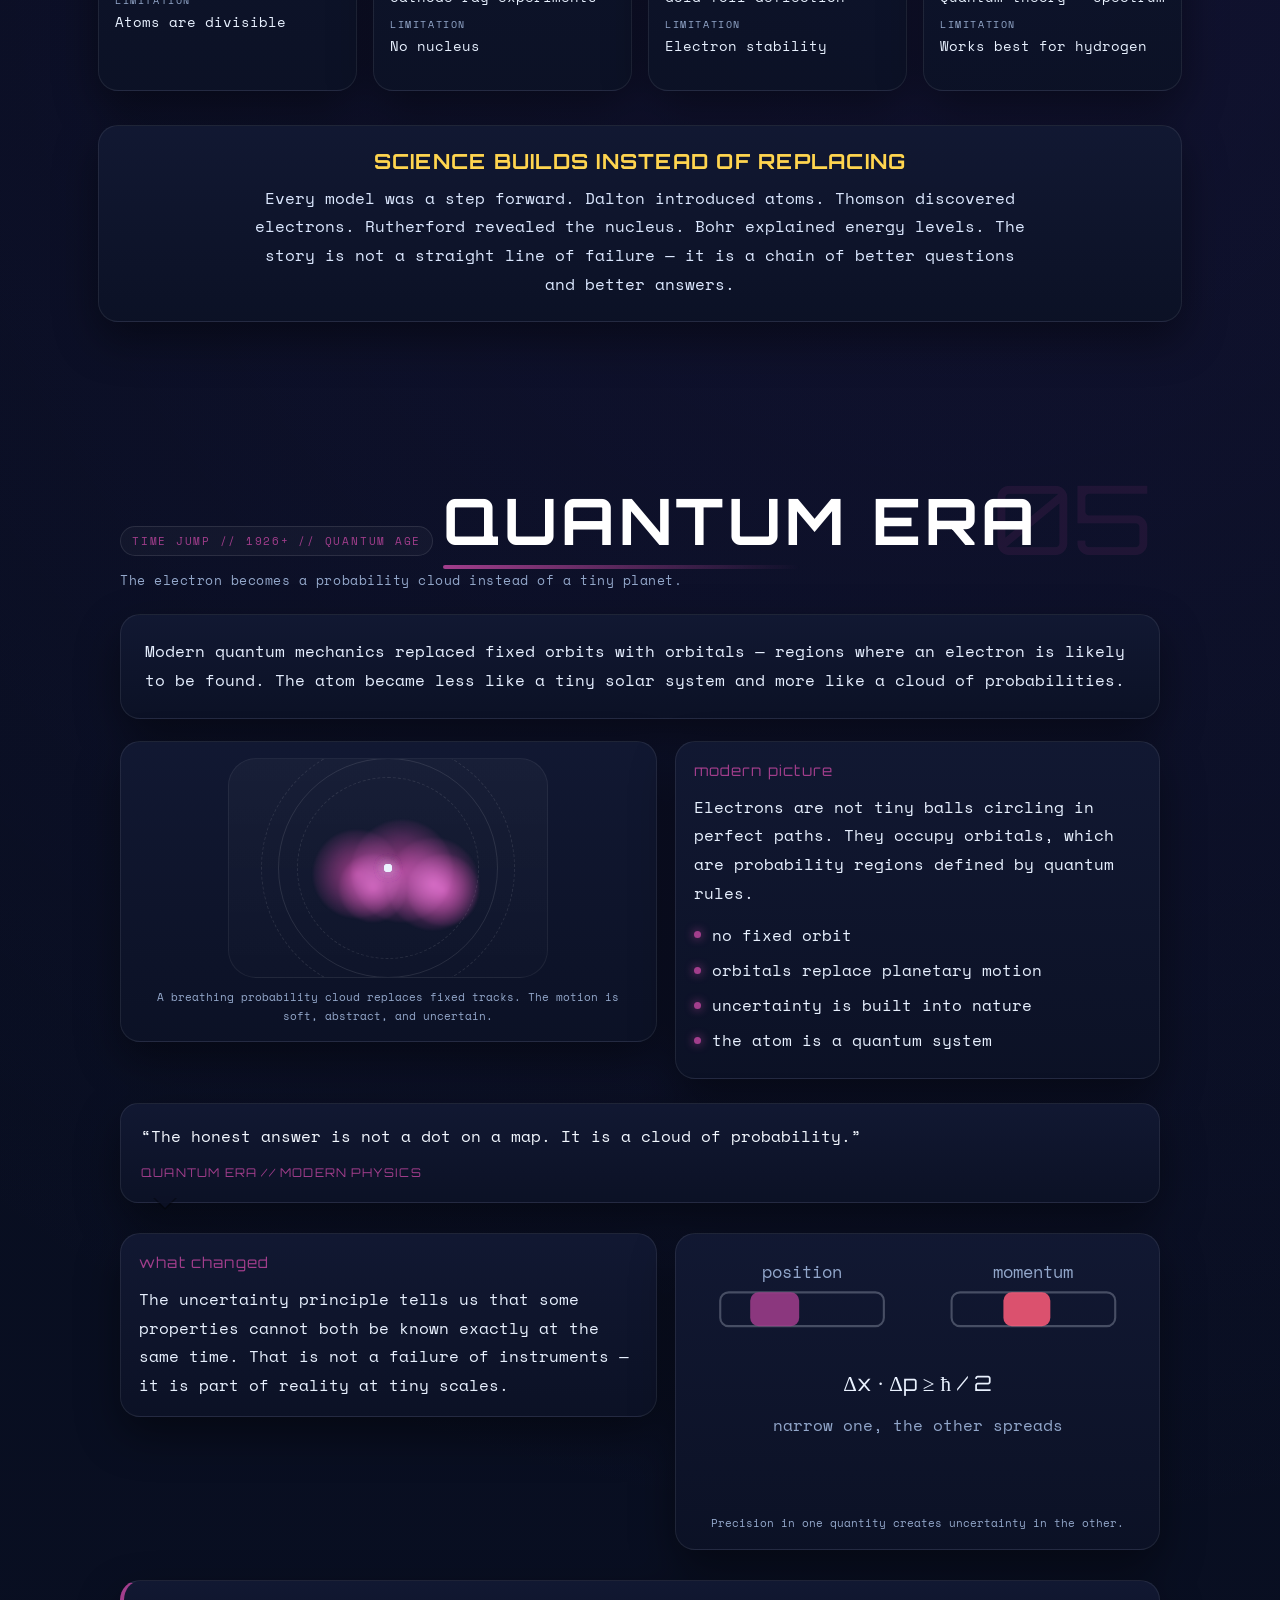
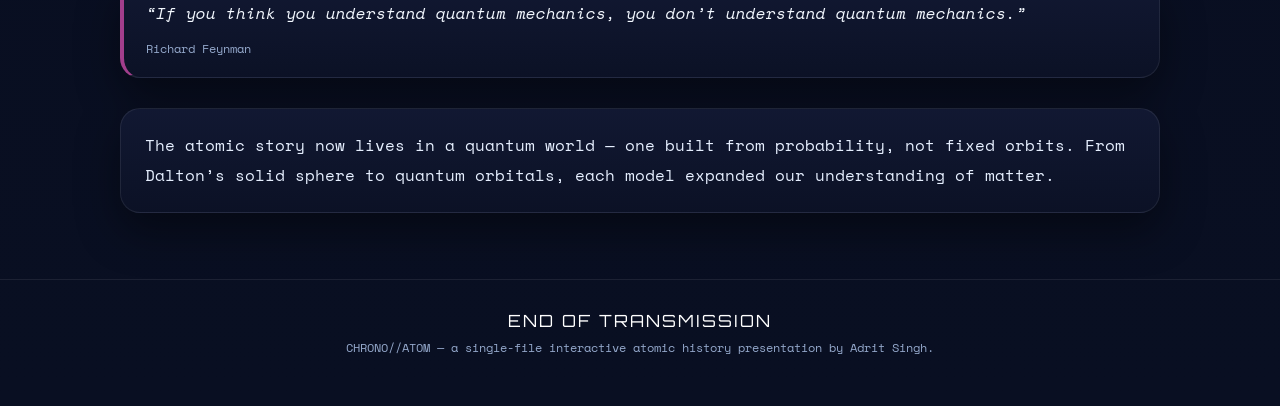
<file: assets/files/chemistry.html>
<!DOCTYPE html>
<html lang="en">
<head>
  <meta charset="UTF-8" />
  <meta name="viewport" content="width=device-width, initial-scale=1.0" />
  <title>CHRONO//ATOM — Time Archive</title>
  <link rel="preconnect" href="https://fonts.googleapis.com">
  <link rel="preconnect" href="https://fonts.gstatic.com" crossorigin>
  <link href="https://fonts.googleapis.com/css2?family=Orbitron:wght@400;700;900&family=Space+Mono:wght@400;700&display=swap" rel="stylesheet">
  <style>
    :root{
      --bg:#050816;
      --bg2:#090f22;
      --panel:#111a35;
      --card:#121c3a;
      --text:#eaf2ff;
      --muted:#94a8cb;
      --cyan:#00e5ff;
      --purple:#7c4dff;
      --gold:#ffd54f;
      --red:#ff5c7a;
      --green:#3dff9b;
      --shadow:0 18px 44px rgba(0,0,0,.42);
      --line:rgba(255,255,255,.10);
      --accent:var(--cyan);
    }

    *{box-sizing:border-box}
    html{scroll-behavior:smooth}
    body{
      margin:0;
      color:var(--text);
      font-family:'Space Mono', monospace;
      background:
        radial-gradient(circle at 20% 20%, rgba(0,229,255,.08), transparent 24%),
        radial-gradient(circle at 75% 75%, rgba(124,77,255,.08), transparent 26%),
        linear-gradient(180deg, var(--bg) 0%, var(--bg2) 100%);
      overflow-x:hidden;
      padding-top:58px;
    }

    body::before{
      content:"";
      position:fixed;
      inset:0;
      pointer-events:none;
      z-index:-1;
      background-image:
        linear-gradient(rgba(255,255,255,.035) 1px, transparent 1px),
        linear-gradient(90deg, rgba(255,255,255,.035) 1px, transparent 1px);
      background-size:34px 34px;
      opacity:.14;
    }

    h1,h2,h3,.big{
      font-family:'Orbitron', sans-serif;
      letter-spacing:.06em;
      text-transform:uppercase;
      margin:0;
    }

    a{color:inherit; text-decoration:none}
    ::selection{background:rgba(0,229,255,.22); color:#fff}

    /* top nav */
    .nav{
      position:fixed;
      top:0;
      left:0;
      right:0;
      height:54px;
      z-index:50;
      display:flex;
      align-items:center;
      justify-content:center;
      background:rgba(7,12,26,.90);
      backdrop-filter:blur(10px);
      border-bottom:1px solid rgba(255,255,255,.08);
      box-shadow:0 2px 12px rgba(0,0,0,.32);
    }
    .nav-inner{
      width:min(1140px,100%);
      display:flex;
      padding:0 14px;
    }
    .nav a{
      flex:1;
      text-align:center;
      font-size:11px;
      color:#94a8cb;
      opacity:.9;
      position:relative;
      padding:6px 3px;
      transition:transform .2s ease,color .2s ease,opacity .2s ease;
    }
    .nav a:hover{transform:translateY(-1px); opacity:1; color:#fff}
    .nav .dot{
      width:10px;height:10px;border-radius:50%;
      background:#3b4667;
      margin:0 auto 4px;
      transition:transform .2s ease, box-shadow .2s ease, background .2s ease;
    }
    .nav a.active{color:#fff; opacity:1}
    .nav a.active .dot{
      background:var(--accent, var(--cyan));
      transform:scale(1.35);
      box-shadow:0 0 12px var(--accent, var(--cyan));
    }
    .nav a::before{
      content:"";
      position:absolute;
      top:9px;
      left:-50%;
      width:100%;
      height:1px;
      background:rgba(255,255,255,.10);
      z-index:-1;
    }
    .nav a:first-child::before{display:none}

    .progress{
      position:fixed;
      top:54px;
      left:0;
      right:0;
      height:3px;
      z-index:50;
      background:rgba(255,255,255,.06);
      overflow:hidden;
    }
    .progress-bar{
      width:0%;
      height:100%;
      background:linear-gradient(90deg, var(--cyan), var(--purple), var(--gold));
      box-shadow:0 0 14px rgba(0,229,255,.35);
    }

    /* loader */
    .loader{
      position:fixed;
      inset:0;
      background:
        radial-gradient(circle at 50% 40%, rgba(0,229,255,.10), transparent 24%),
        linear-gradient(180deg, #050816, #090f22);
      display:grid;
      place-items:center;
      z-index:100;
      transition:opacity .6s ease, visibility .6s ease;
    }
    .loader.hide{opacity:0; visibility:hidden}
    .loader-box{
      width:min(560px, calc(100vw - 28px));
      background:rgba(12,18,38,.96);
      border:1px solid rgba(255,255,255,.10);
      border-radius:24px;
      padding:28px 22px;
      box-shadow:var(--shadow);
      text-align:center;
      position:relative;
      overflow:hidden;
    }
    .loader-box::before{
      content:"";
      position:absolute;
      inset:-60px;
      background:radial-gradient(circle, rgba(0,229,255,.16), transparent 42%);
      animation:spin 8s linear infinite;
      opacity:.8;
    }
    .loader-box > *{position:relative; z-index:1}
    .ring{
      width:78px;height:78px;
      border-radius:50%;
      margin:0 auto 16px;
      border:3px solid rgba(255,255,255,.10);
      border-top-color:var(--cyan);
      border-right-color:var(--purple);
      animation:spin 1s linear infinite;
      box-shadow:0 0 18px rgba(0,229,255,.12);
    }
    .loader h1{
      font-size:clamp(1.8rem, 6vw, 3rem);
      color:#fff;
      text-shadow:0 0 18px rgba(0,229,255,.10);
    }
    .loader p{
      margin:10px auto 0;
      color:var(--muted);
      max-width:44ch;
      line-height:1.7;
      font-size:14px;
    }
    .boot-lines{
      margin:18px auto 0;
      width:min(420px, 100%);
      text-align:left;
      background:rgba(255,255,255,.03);
      border:1px solid rgba(255,255,255,.08);
      border-radius:16px;
      padding:14px 16px;
      color:#dbe7ff;
      font-size:12px;
      line-height:1.9;
    }
    .boot-lines span{
      display:block;
      opacity:0;
      animation:fadeUp .6s ease forwards;
    }
    .boot-lines span:nth-child(1){animation-delay:.15s}
    .boot-lines span:nth-child(2){animation-delay:.45s}
    .boot-lines span:nth-child(3){animation-delay:.75s}
    .boot-lines span:nth-child(4){animation-delay:1.05s}

    @keyframes spin{to{transform:rotate(360deg)}}
    @keyframes fadeUp{from{opacity:0; transform:translateY(10px)} to{opacity:1; transform:translateY(0)}}

    /* hero */
    .hero{
      min-height:92vh;
      display:flex;
      align-items:center;
      justify-content:center;
      padding:42px 18px 56px;
      text-align:center;
      position:relative;
      overflow:hidden;
      background:
        radial-gradient(circle at 50% 30%, rgba(0,229,255,.10), transparent 18%),
        radial-gradient(circle at 20% 70%, rgba(124,77,255,.08), transparent 18%),
        linear-gradient(180deg, rgba(10,14,31,.75), rgba(5,8,22,.98));
    }
    .hero::after{
      content:"";
      position:absolute;
      inset:-20%;
      background:
        radial-gradient(circle, rgba(0,229,255,.10) 0 2px, transparent 3px) 0 0 / 64px 64px;
      opacity:.14;
      transform:rotate(12deg);
      pointer-events:none;
    }
    .hero-box{
      width:min(1040px,100%);
      position:relative;
      z-index:1;
    }
    .eyebrow{
      display:inline-flex;
      align-items:center;
      gap:10px;
      padding:8px 14px;
      border:1px solid rgba(255,255,255,.10);
      background:rgba(255,255,255,.03);
      border-radius:999px;
      color:#dce8ff;
      font-size:11px;
      letter-spacing:.16em;
      text-transform:uppercase;
      margin-bottom:18px;
    }
    .eyebrow i{
      width:10px;height:10px;border-radius:50%;
      background:var(--green);
      box-shadow:0 0 12px var(--green);
      display:inline-block;
    }
    .hero h1{
      font-size:clamp(3rem, 10vw, 7rem);
      color:#fff;
      text-shadow:
        0 0 18px rgba(0,229,255,.18),
        0 0 32px rgba(124,77,255,.22);
    }
    .hero .sub{
      margin:16px auto 0;
      max-width:820px;
      color:var(--muted);
      font-size:1rem;
      line-height:1.8;
    }
    .chip-row{
      display:flex;
      flex-wrap:wrap;
      justify-content:center;
      gap:12px;
      margin:24px 0 0;
    }
    .chip{
      padding:8px 14px;
      border-radius:999px;
      border:1px solid rgba(255,255,255,.12);
      background:rgba(255,255,255,.03);
      color:#dde9ff;
      font-size:12px;
      transition:transform .2s ease, border-color .2s ease;
    }
    .chip:hover{
      transform:translateY(-2px);
      border-color:rgba(0,229,255,.35);
    }
    .hero-card{
      margin:30px auto 0;
      width:min(860px,100%);
      background:linear-gradient(180deg, rgba(18,25,51,.96), rgba(12,18,38,.96));
      border:1px solid rgba(255,255,255,.08);
      border-radius:24px;
      padding:18px;
      box-shadow:var(--shadow);
      display:grid;
      grid-template-columns:1.15fr .85fr;
      gap:18px;
      text-align:left;
    }
    @media (max-width:840px){
      .hero-card{grid-template-columns:1fr}
    }
    .mini-panel{
      background:rgba(255,255,255,.03);
      border:1px solid rgba(255,255,255,.08);
      border-radius:18px;
      padding:18px;
    }
    .mini-panel h3{
      font-size:1rem;
      margin-bottom:10px;
      color:var(--cyan);
    }
    .mini-panel p, .mini-panel li{
      color:#dfe9ff;
      font-size:14px;
      line-height:1.8;
    }
    .mini-panel ul{
      margin:0;
      padding-left:18px;
    }

    /* sections */
    .section{
      padding:86px 18px 44px;
      scroll-margin-top:60px;
      position:relative;
    }
    .wrap{
      width:min(1040px,100%);
      margin:0 auto;
      position:relative;
    }
    .chapter-num{
      position:absolute;
      right:8px;
      top:-10px;
      font-family:'Orbitron', sans-serif;
      font-size:6rem;
      color:var(--accent, var(--cyan));
      opacity:.12;
      pointer-events:none;
      user-select:none;
      line-height:1;
    }
    .stamp{
      display:inline-block;
      padding:6px 11px;
      border-radius:999px;
      border:1px solid rgba(255,255,255,.10);
      background:rgba(255,255,255,.03);
      color:var(--accent, var(--cyan));
      font-size:11px;
      letter-spacing:.16em;
      text-transform:uppercase;
      margin-bottom:14px;
    }
    .section h2{
      font-size:clamp(2rem, 5.8vw, 4rem);
      color:#fff;
      margin-bottom:6px;
      position:relative;
      display:inline-block;
    }
    .section h2::after{
      content:"";
      position:absolute;
      left:0;
      bottom:-8px;
      width:0;
      height:4px;
      border-radius:999px;
      background:linear-gradient(90deg, var(--accent, var(--cyan)), transparent);
      transition:width .8s cubic-bezier(.21,1.02,.73,1);
    }
    .section h2.show::after{width:60%}
    .meta{
      color:var(--muted);
      font-size:13px;
      margin:0 0 24px;
      letter-spacing:.04em;
    }

    .panel, .box, .note, .quote, .compare-card, .pattern {
      background:linear-gradient(180deg, rgba(18,25,51,.96), rgba(12,18,38,.96));
      border:1px solid rgba(255,255,255,.08);
      border-radius:20px;
      box-shadow:var(--shadow);
    }
    .panel{
      padding:22px 24px;
      margin-bottom:22px;
      transition:transform .25s ease, border-color .25s ease, box-shadow .25s ease;
    }
    .panel:hover, .box:hover, .compare-card:hover, .note:hover{
      transform:translateY(-5px);
      border-color:rgba(0,229,255,.24);
    }
    .panel p{margin:0; line-height:1.85; color:#e6efff}

    .grid-2{
      display:grid;
      grid-template-columns:1.05fr .95fr;
      gap:18px;
      align-items:start;
    }
    @media (max-width:760px){
      .grid-2{grid-template-columns:1fr}
    }

    .box{
      padding:16px;
      text-align:center;
      overflow:hidden;
    }
    .box figcaption{
      margin-top:10px;
      color:var(--muted);
      font-size:11px;
      line-height:1.7;
    }
    .box svg{width:100%; height:auto; display:block}

    .bubble{
      position:relative;
      margin:24px 0 30px;
      padding:18px 20px;
      border-left:4px solid var(--accent, var(--cyan));
      color:#f3f8ff;
      line-height:1.85;
      font-size:1rem;
      border-radius:18px;
      background:linear-gradient(180deg, rgba(18,25,51,.96), rgba(12,18,38,.96));
      border:1px solid rgba(255,255,255,.08);
      box-shadow:var(--shadow);
      transition:transform .2s ease;
    }
    .bubble:hover{transform:translateY(-3px)}
    .bubble::after{
      content:"";
      position:absolute;
      left:32px;
      bottom:-18px;
      border:12px solid transparent;
      border-top-color:rgba(12,18,38,.96);
      filter:drop-shadow(0 2px 0 rgba(0,0,0,.35));
    }
    .bubble .who{
      display:block;
      margin-top:10px;
      color:var(--accent, var(--cyan));
      font-size:12px;
      letter-spacing:.1em;
      text-transform:uppercase;
      font-family:'Orbitron', sans-serif;
    }

    .note{
      padding:16px 18px;
      color:#e8f1ff;
      line-height:1.8;
    }
    .tag{
      display:block;
      margin-bottom:8px;
      color:var(--accent, var(--cyan));
      font-family:'Orbitron', sans-serif;
      letter-spacing:.08em;
      font-size:.92rem;
    }

    .list{
      margin:14px 0 0;
      padding:0;
      list-style:none;
    }
    .list li{
      position:relative;
      padding-left:18px;
      margin-bottom:8px;
      color:#e8f1ff;
      line-height:1.7;
    }
    .list li::before{
      content:"";
      position:absolute;
      left:0;
      top:.6em;
      width:7px;
      height:7px;
      border-radius:50%;
      background:var(--accent, var(--cyan));
      box-shadow:0 0 10px var(--accent, var(--cyan));
    }

    .stat{
      display:inline-block;
      margin:12px 0;
      padding:8px 14px;
      border-radius:999px;
      background:linear-gradient(90deg, var(--accent, var(--cyan)), rgba(255,255,255,.05));
      color:#fff;
      font-family:'Orbitron', sans-serif;
      letter-spacing:.08em;
      font-size:.92rem;
      box-shadow:0 12px 18px rgba(0,0,0,.24);
    }

    .compare{
      max-width:1120px;
      margin:0 auto;
      padding:72px 18px;
    }
    .compare h2{
      text-align:center;
      font-size:clamp(1.8rem, 4vw, 2.5rem);
      margin-bottom:10px;
    }
    .compare .sub{
      text-align:center;
      color:var(--muted);
      font-size:12px;
      margin-bottom:28px;
    }
    .compare-grid{
      display:grid;
      grid-template-columns:repeat(4,1fr);
      gap:16px;
    }
    @media (max-width:920px){
      .compare-grid{grid-template-columns:repeat(2,1fr)}
    }
    @media (max-width:540px){
      .compare-grid{grid-template-columns:1fr}
    }
    .compare-card{
      padding:16px;
      transition:transform .25s ease, border-color .25s ease, box-shadow .25s ease;
    }
    .compare-card h3{
      font-size:1.25rem;
      margin:0 0 10px;
    }
    .compare-card .year{
      font-size:11px;
      letter-spacing:.18em;
      color:var(--accent, var(--cyan));
      margin-bottom:4px;
    }
    .compare-card dt{
      font-size:10px;
      letter-spacing:.16em;
      text-transform:uppercase;
      color:var(--muted);
      margin-top:8px;
    }
    .compare-card dd{
      margin:2px 0 0;
      color:#e8f1ff;
      line-height:1.7;
      font-size:.88rem;
    }

    .pattern{
      margin-top:34px;
      padding:22px 24px;
      text-align:center;
    }
    .pattern h3{
      color:var(--gold);
      font-size:1.3rem;
      margin-bottom:10px;
    }
    .pattern p{
      margin:0 auto;
      max-width:780px;
      color:#dce8ff;
      line-height:1.8;
    }

    .split{
      display:grid;
      grid-template-columns:1fr 1fr;
      gap:18px;
      margin:30px 0;
    }
    @media (max-width:680px){
      .split{grid-template-columns:1fr}
    }

    .quote{
      margin:30px 0;
      padding:18px 22px;
      border-left:4px solid var(--accent, var(--cyan));
      font-style:italic;
      color:#f3f8ff;
      line-height:1.8;
    }
    .quote .by{
      display:block;
      margin-top:10px;
      color:var(--muted);
      font-size:12px;
      font-style:normal;
      font-family:'Space Mono', monospace;
    }

    .footer{
      padding:30px 18px 50px;
      text-align:center;
      color:var(--muted);
      font-size:12px;
      border-top:1px solid rgba(255,255,255,.08);
    }
    .footer .end{
      display:block;
      color:#fff;
      margin-bottom:8px;
      font-family:'Orbitron', sans-serif;
      letter-spacing:.12em;
      font-size:1.05rem;
    }

    .reveal{
      opacity:0;
      transform:translateY(22px) scale(.98);
      transition:opacity .65s ease, transform .65s cubic-bezier(.21,1.02,.73,1);
    }
    .reveal.show{
      opacity:1;
      transform:translateY(0) scale(1);
    }

    @media (max-width:680px){
      .nav a{font-size:9px; padding:6px 2px}
      .chapter-num{font-size:4.3rem}
      .section h2{font-size:clamp(1.8rem, 8vw, 3rem)}
      .hero h1{font-size:clamp(2.8rem, 12vw, 5rem)}
    }

    @media (prefers-reduced-motion: reduce){
      *{animation-duration:.001ms !important; animation-iteration-count:1 !important; transition-duration:.001ms !important; scroll-behavior:auto !important}
    }

    /* ===========================
       CHAPTER MOTIONS
       =========================== */

    /* Dalton: blocks assemble into a sphere */
    .dalton-core{
      position:relative;
      width:min(320px, 100%);
      height:220px;
      margin:0 auto;
      display:grid;
      place-items:center;
    }
    .matter-field{
      position:absolute;
      inset:18px;
      border-radius:28px;
      background:
        radial-gradient(circle at 50% 50%, rgba(181,86,43,.15), transparent 46%),
        linear-gradient(180deg, rgba(255,255,255,.03), rgba(255,255,255,.01));
      border:1px solid rgba(255,255,255,.06);
      overflow:hidden;
    }
    .matter-block{
      position:absolute;
      width:24px;
      height:24px;
      border-radius:8px;
      background:linear-gradient(180deg, rgba(255,255,255,.95), rgba(195,205,224,.85));
      box-shadow:0 0 18px rgba(255,255,255,.12);
      animation: blockSnap 5.5s ease-in-out infinite;
    }
    .matter-block::after{
      content:"";
      position:absolute;
      inset:4px;
      border-radius:6px;
      background:linear-gradient(180deg, rgba(181,86,43,.95), rgba(117,47,20,.95));
    }
    .matter-orb{
      position:absolute;
      width:110px;
      height:110px;
      border-radius:50%;
      background:
        radial-gradient(circle at 35% 30%, rgba(255,255,255,.22), transparent 20%),
        radial-gradient(circle at 50% 50%, rgba(181,86,43,1), rgba(104,44,20,1));
      box-shadow:0 0 0 1px rgba(255,255,255,.12), 0 0 35px rgba(181,86,43,.22);
      animation: orbPulse 4.5s ease-in-out infinite;
    }
    .matter-line{
      position:absolute;
      left:50%;
      top:50%;
      width:145px;
      height:2px;
      background:linear-gradient(90deg, transparent, rgba(255,255,255,.18), transparent);
      transform:translate(-50%,-50%) rotate(0deg);
      animation: sweepLine 5s linear infinite;
      transform-origin:center;
      opacity:.55;
    }
    .matter-line.l2{transform:translate(-50%,-50%) rotate(56deg)}
    .matter-line.l3{transform:translate(-50%,-50%) rotate(114deg)}
    @keyframes blockSnap{
      0%{transform:translate(var(--sx), var(--sy)) scale(.78); opacity:.45}
      35%{transform:translate(var(--mx), var(--my)) scale(1.04); opacity:1}
      65%{transform:translate(var(--mx), var(--my)) scale(1.04); opacity:1}
      100%{transform:translate(var(--sx), var(--sy)) scale(.78); opacity:.45}
    }
    @keyframes orbPulse{
      0%,100%{transform:scale(.92); filter:saturate(1)}
      50%{transform:scale(1.03); filter:saturate(1.12)}
    }
    @keyframes sweepLine{
      0%{opacity:.14; transform:translate(-50%,-50%) rotate(0deg) scaleX(.8)}
      35%{opacity:.65; transform:translate(-50%,-50%) rotate(35deg) scaleX(1.05)}
      70%{opacity:.65; transform:translate(-50%,-50%) rotate(70deg) scaleX(1.05)}
      100%{opacity:.14; transform:translate(-50%,-50%) rotate(120deg) scaleX(.8)}
    }

    /* Thomson: scan reveal with hidden sparks */
    .scan-chamber{
      position:relative;
      width:min(320px,100%);
      height:220px;
      margin:0 auto;
      border-radius:28px;
      background:
        radial-gradient(circle at 50% 50%, rgba(30,110,104,.16), transparent 38%),
        linear-gradient(180deg, rgba(255,255,255,.03), rgba(255,255,255,.01));
      border:1px solid rgba(255,255,255,.06);
      overflow:hidden;
    }
    .scan-bar{
      position:absolute;
      inset:0;
      background:
        linear-gradient(90deg, transparent 0%, rgba(0,229,255,.16) 48%, rgba(0,229,255,.55) 50%, rgba(0,229,255,.16) 52%, transparent 100%);
      width:42%;
      transform:translateX(-130%);
      filter:blur(.2px);
      animation: scanMove 4.8s ease-in-out infinite;
      mix-blend-mode:screen;
    }
    .scan-glow{
      position:absolute;
      inset:34px;
      border-radius:24px;
      box-shadow:inset 0 0 0 1px rgba(255,255,255,.08), 0 0 0 1px rgba(255,255,255,.04);
    }
    .spark{
      position:absolute;
      width:8px;
      height:8px;
      border-radius:50%;
      background:var(--cyan);
      box-shadow:0 0 14px var(--cyan);
      opacity:.15;
      transform:scale(.6);
      animation: sparkReveal 4.8s ease-in-out infinite;
    }
    .spark.s1{left:28%; top:34%; animation-delay:.0s}
    .spark.s2{left:48%; top:26%; animation-delay:.45s}
    .spark.s3{left:66%; top:52%; animation-delay:.9s}
    .spark.s4{left:42%; top:68%; animation-delay:1.35s}
    .spark.s5{left:73%; top:36%; animation-delay:1.8s}
    .tube{
      position:absolute;
      left:18px; right:18px;
      top:78px; height:62px;
      border-radius:16px;
      border:1px solid rgba(255,255,255,.10);
      background:
        radial-gradient(circle at 50% 50%, rgba(61,255,155,.12), transparent 34%),
        linear-gradient(90deg, rgba(255,255,255,.02), rgba(255,255,255,.05), rgba(255,255,255,.02));
    }
    .tube::before, .tube::after{
      content:"";
      position:absolute;
      top:50%;
      width:16px; height:42px;
      transform:translateY(-50%);
      background:linear-gradient(180deg, #0b1226, #121c3a);
      border:1px solid rgba(255,255,255,.10);
      border-radius:6px;
    }
    .tube::before{left:-8px}
    .tube::after{right:-8px}
    .beam{
      position:absolute;
      left:34px;
      right:34px;
      top:50%;
      height:3px;
      transform:translateY(-50%);
      background:linear-gradient(90deg, transparent, #3dff9b 20%, #3dff9b 80%, transparent);
      box-shadow:0 0 18px rgba(61,255,155,.35);
      animation: beamPulse 1.35s ease-in-out infinite;
    }
    @keyframes scanMove{
      0%{transform:translateX(-120%)}
      45%{transform:translateX(15%)}
      70%{transform:translateX(64%)}
      100%{transform:translateX(125%)}
    }
    @keyframes sparkReveal{
      0%,100%{opacity:.12; transform:scale(.6)}
      35%{opacity:1; transform:scale(1.3)}
      65%{opacity:1; transform:scale(1.15)}
    }
    @keyframes beamPulse{
      0%,100%{opacity:.55; transform:translateY(-50%) scaleX(.90)}
      50%{opacity:1; transform:translateY(-50%) scaleX(1.06)}
    }

    /* Rutherford: particle impact field and ricochet */
    .impact-field{
      position:relative;
      width:min(320px,100%);
      height:220px;
      margin:0 auto;
      border-radius:28px;
      background:
        radial-gradient(circle at 50% 50%, rgba(255,92,122,.10), transparent 16%),
        radial-gradient(circle at 50% 50%, rgba(255,213,79,.08), transparent 34%),
        linear-gradient(180deg, rgba(255,255,255,.03), rgba(255,255,255,.01));
      border:1px solid rgba(255,255,255,.06);
      overflow:hidden;
    }
    .nucleus{
      position:absolute;
      left:50%; top:50%;
      width:22px; height:22px;
      border-radius:50%;
      transform:translate(-50%,-50%);
      background:radial-gradient(circle at 35% 30%, rgba(255,255,255,.35), transparent 18%), linear-gradient(180deg, #ff5c7a, #b0203b);
      box-shadow:0 0 0 1px rgba(255,255,255,.10), 0 0 26px rgba(255,92,122,.26);
      animation:nucleusPulse 2.8s ease-in-out infinite;
    }
    .nucleus::after{
      content:"";
      position:absolute;
      inset:-24px;
      border-radius:50%;
      border:1px dashed rgba(255,255,255,.10);
      animation: ringSpin 8s linear infinite;
    }
    .stream{
      position:absolute;
      left:-18px;
      width:100%;
      height:2px;
      top:50%;
      background:linear-gradient(90deg, transparent, rgba(255,255,255,.18), transparent);
      opacity:.45;
      animation: streamShift 4.6s linear infinite;
    }
    .particle{
      position:absolute;
      width:7px;
      height:7px;
      border-radius:50%;
      background:#eaf2ff;
      box-shadow:0 0 10px rgba(234,242,255,.22);
      top:calc(var(--y) * 1%);
      left:-10px;
      animation: particleFly 4.6s linear infinite;
      animation-delay:var(--d);
    }
    .particle.r{
      background:var(--red);
      box-shadow:0 0 12px rgba(255,92,122,.25);
    }
    .particle.deflect{
      background:var(--gold);
      box-shadow:0 0 14px rgba(255,213,79,.25);
    }
    @keyframes particleFly{
      0%{transform:translateX(0) translateY(0) scale(.9); opacity:0}
      10%{opacity:1}
      45%{transform:translateX(170px) translateY(0) scale(1)}
      60%{transform:translateX(212px) translateY(calc(var(--bend) * 1px)) scale(1)}
      78%{transform:translateX(86px) translateY(calc((var(--bend) * -1) * 1px)) scale(.96)}
      100%{transform:translateX(340px) translateY(calc((var(--bend) * -1.5) * 1px)) scale(.92); opacity:0}
    }
    @keyframes nucleusPulse{
      0%,100%{transform:translate(-50%,-50%) scale(.92)}
      50%{transform:translate(-50%,-50%) scale(1.08)}
    }
    @keyframes ringSpin{to{transform:rotate(360deg)}}
    @keyframes streamShift{
      0%{transform:translateX(-30%)}
      100%{transform:translateX(30%)}
    }

    /* Bohr: energy highways / orbital lanes */
    .orbital-map{
      position:relative;
      width:min(320px,100%);
      height:220px;
      margin:0 auto;
      border-radius:28px;
      background:
        radial-gradient(circle at 50% 50%, rgba(75,63,143,.15), transparent 18%),
        linear-gradient(180deg, rgba(255,255,255,.03), rgba(255,255,255,.01));
      border:1px solid rgba(255,255,255,.06);
      overflow:hidden;
    }
    .lane{
      position:absolute;
      left:50%;
      top:50%;
      border-radius:50%;
      border:1.5px solid rgba(255,255,255,.16);
      transform:translate(-50%,-50%);
      animation: lanePulse 4.4s ease-in-out infinite;
    }
    .lane.l1{width:74px; height:74px}
    .lane.l2{width:118px; height:118px; animation-delay:.35s}
    .lane.l3{width:162px; height:162px; animation-delay:.7s}
    .lane::after{
      content:"";
      position:absolute;
      inset:-1px;
      border-radius:50%;
      background:linear-gradient(90deg, transparent, rgba(0,229,255,.20), transparent);
      opacity:.0;
      animation: laneTrace 4.4s ease-in-out infinite;
    }
    .core{
      position:absolute;
      left:50%; top:50%;
      width:14px; height:14px;
      border-radius:50%;
      transform:translate(-50%,-50%);
      background:linear-gradient(180deg, #7c4dff, #4b3f8f);
      box-shadow:0 0 0 1px rgba(255,255,255,.10), 0 0 26px rgba(124,77,255,.26);
      animation: corePulse 2.8s ease-in-out infinite;
    }
    .electon-path{
      position:absolute;
      inset:0;
      animation: fullSpin 6s linear infinite;
    }
    .electron{
      position:absolute;
      left:50%;
      top:50%;
      width:8px; height:8px;
      border-radius:50%;
      background:var(--cyan);
      box-shadow:0 0 14px var(--cyan);
      transform:translate(-50%,-50%) translateX(56px);
    }
    .electron.e2{transform:translate(-50%,-50%) translateX(78px); background:var(--gold); box-shadow:0 0 14px var(--gold); animation-delay:1s}
    .electron.e3{transform:translate(-50%,-50%) translateX(102px); background:#ff5c7a; box-shadow:0 0 14px rgba(255,92,122,.8); animation-delay:2s}
    .photon{
      position:absolute;
      left:50%;
      top:50%;
      width:56px;
      height:2px;
      background:linear-gradient(90deg, transparent, rgba(255,213,79,.95), transparent);
      transform-origin:center;
      opacity:0;
      animation: photonJump 3.2s ease-in-out infinite;
    }
    @keyframes fullSpin{to{transform:rotate(360deg)}}
    @keyframes lanePulse{
      0%,100%{border-color:rgba(255,255,255,.13); transform:translate(-50%,-50%) scale(1)}
      50%{border-color:rgba(0,229,255,.28); transform:translate(-50%,-50%) scale(1.01)}
    }
    @keyframes laneTrace{
      0%,100%{opacity:0}
      45%{opacity:.35}
      50%{opacity:.65}
      55%{opacity:.35}
    }
    @keyframes corePulse{
      0%,100%{transform:translate(-50%,-50%) scale(.92)}
      50%{transform:translate(-50%,-50%) scale(1.05)}
    }
    @keyframes photonJump{
      0%,58%,100%{opacity:0; transform:translate(-50%,-50%) rotate(20deg) translateX(28px) scaleX(.7)}
      65%{opacity:1; transform:translate(-50%,-50%) rotate(-18deg) translateX(84px) scaleX(1.2)}
      76%{opacity:0; transform:translate(-50%,-50%) rotate(-18deg) translateX(126px) scaleX(1.1)}
    }

    /* Quantum: breathing cloud */
    .cloudscape{
      position:relative;
      width:min(320px,100%);
      height:220px;
      margin:0 auto;
      border-radius:28px;
      background:
        radial-gradient(circle at 50% 50%, rgba(162,62,140,.10), transparent 22%),
        linear-gradient(180deg, rgba(255,255,255,.03), rgba(255,255,255,.01));
      border:1px solid rgba(255,255,255,.06);
      overflow:hidden;
    }
    .cloud{
      position:absolute;
      left:50%;
      top:50%;
      width:170px;
      height:96px;
      transform:translate(-50%,-50%);
      filter:blur(1px);
      animation: cloudBreathe 4.4s ease-in-out infinite;
    }
    .cloud span{
      position:absolute;
      background:radial-gradient(circle, rgba(162,62,140,.95) 0%, rgba(162,62,140,.45) 42%, rgba(162,62,140,0) 76%);
      border-radius:50%;
      mix-blend-mode:screen;
      animation: puff 4.4s ease-in-out infinite;
    }
    .cloud .c1{width:88px;height:88px; left:10px; top:10px}
    .cloud .c2{width:102px;height:102px; left:48px; top:0px; animation-delay:.2s}
    .cloud .c3{width:92px;height:92px; left:84px; top:18px; animation-delay:.45s}
    .cloud .c4{width:68px;height:68px; left:36px; top:34px; animation-delay:.6s}
    .cloud .c5{width:72px;height:72px; left:104px; top:34px; animation-delay:.8s}
    .wave{
      position:absolute;
      left:50%;
      top:50%;
      width:220px;
      height:220px;
      transform:translate(-50%,-50%);
      border-radius:50%;
      border:1px solid rgba(255,255,255,.10);
      animation: waveBloom 5.8s ease-in-out infinite;
    }
    .wave::before,
    .wave::after{
      content:"";
      position:absolute;
      inset:-18px;
      border-radius:50%;
      border:1px dashed rgba(255,255,255,.10);
    }
    .wave::before{animation: ringSpin 12s linear infinite}
    .wave::after{inset:18px; animation: ringSpin 7s linear infinite reverse}
    .prob{
      position:absolute;
      left:50%;
      top:50%;
      width:8px;height:8px;
      border-radius:50%;
      background:#eaf2ff;
      box-shadow:0 0 12px rgba(234,242,255,.25);
      transform:translate(-50%,-50%);
      animation: probDrift 4.4s ease-in-out infinite;
    }
    .prob.p2{animation-delay:.55s}
    .prob.p3{animation-delay:1.1s}
    .prob.p4{animation-delay:1.65s}
    @keyframes cloudBreathe{
      0%,100%{transform:translate(-50%,-50%) scale(.95); opacity:.80}
      50%{transform:translate(-50%,-50%) scale(1.06); opacity:1}
    }
    @keyframes puff{
      0%,100%{transform:translate(0,0) scale(.95); opacity:.72}
      50%{transform:translate(0,0) scale(1.08); opacity:1}
    }
    @keyframes waveBloom{
      0%,100%{transform:translate(-50%,-50%) scale(.82); opacity:.5}
      50%{transform:translate(-50%,-50%) scale(1.04); opacity:1}
    }
    @keyframes probDrift{
      0%{transform:translate(-50%,-50%) translate(0,0); opacity:.2}
      25%{transform:translate(-50%,-50%) translate(-22px,-16px); opacity:.9}
      50%{transform:translate(-50%,-50%) translate(18px,-22px); opacity:1}
      75%{transform:translate(-50%,-50%) translate(28px,12px); opacity:.8}
      100%{transform:translate(-50%,-50%) translate(0,0); opacity:.2}
    }

    /* small parallax hints */
    .floaty{
      will-change:transform;
      transition:transform .12s ease-out;
    }
  </style>
</head>
<body>

  <div class="loader" id="loader">
    <div class="loader-box">
      <div class="ring"></div>
      <h1>CHRONO//ATOM</h1>
      <p>Initializing the time archive. Preparing atomic history for visual transmission.</p>
      <div class="boot-lines">
        <span>&gt; sync timeline</span>
        <span>&gt; load historical nodes</span>
        <span>&gt; activate orbit visuals</span>
        <span>&gt; access granted</span>
      </div>
    </div>
  </div>

  <nav class="nav">
    <div class="nav-inner">
      <a href="#dalton" data-era="dalton"><span class="dot"></span>1803 · Dalton</a>
      <a href="#thomson" data-era="thomson"><span class="dot"></span>1897 · Thomson</a>
      <a href="#rutherford" data-era="rutherford"><span class="dot"></span>1911 · Rutherford</a>
      <a href="#bohr" data-era="bohr"><span class="dot"></span>1913 · Bohr</a>
      <a href="#quantum" data-era="quantum"><span class="dot"></span>1926 · Quantum</a>
    </div>
  </nav>
  <div class="progress"><div class="progress-bar" id="progressBar"></div></div>

  <header class="hero">
    <div class="hero-box floaty" id="heroFloat">
      <div class="eyebrow"><i></i> time archive // science log</div>
      <h1>CHRONO//ATOM</h1>
 
      <p class="sub">
        A futuristic timeline journey through the evolution of atomic theory — from solid spheres to probability clouds.
        Scroll through the eras and watch the history of the atom unfold like a transmission from the future.
      </p>

      <div class="chip-row">
        <span class="chip">scroll narrative</span>
        <span class="chip">new motion language</span>
        <span class="chip">By Adrit Singh!</span>
        <span class="chip">responsive layout</span>
        <span class="chip">science timeline </span>
      </div>

      <div class="hero-card">
        <div class="mini-panel">
          <h3>MISSION OBJECTIVE</h3>
          <p>
            Explore how scientists changed the way we understand matter. Each chapter is a time jump, each model a better answer to a new question.
          </p>
          <div class="mini-hud">
            <div class="hud"><b>MODE</b>Documentary</div>
            <div class="hud"><b>STYLE</b>Futuristic</div>
            <div class="hud"><b>THEME</b>Atomic History</div>
          </div>
        </div>
        <div class="mini-panel">
          <h3>ARCHIVE MAP</h3>
          <ul>
            <li>Dalton — matter blocks</li>
            <li>Thomson — hidden sparks</li>
            <li>Rutherford — core impact</li>
            <li>Bohr — energy lanes</li>
            <li>Quantum — breathing cloud</li>
          </ul>
        </div>
      </div>
    </div>
  </header>

  <section class="section" id="dalton" data-era="dalton">
    <div class="wrap">
      <div class="chapter-num">01</div>
      <div class="stamp reveal">time jump // 1803 // england</div>
      <h2 class="reveal">John Dalton</h2>
      <p class="meta reveal">The first modern atomic idea begins with fixed ratios.</p>

      <div class="panel reveal">
        <p>
          Dalton noticed that elements combine in simple, whole-number mass ratios. His answer was bold:
          matter is built from tiny indivisible particles called atoms. It was a powerful model for chemistry,
          even though later discoveries showed atoms were not truly indivisible.
        </p>
      </div>

      <div class="grid-2 reveal">
        <div class="box">
          <div class="dalton-core">
            <div class="matter-field"></div>
            <div class="matter-line"></div>
            <div class="matter-line l2"></div>
            <div class="matter-line l3"></div>
            <div class="matter-orb"></div>

            <div class="matter-block" style="--sx:-98px; --sy:-52px; --mx:-22px; --my:-20px; left:38px; top:26px"></div>
            <div class="matter-block" style="--sx:88px; --sy:-40px; --mx:16px; --my:-28px; left:226px; top:32px; animation-delay:.35s"></div>
            <div class="matter-block" style="--sx:-88px; --sy:60px; --mx:-18px; --my:24px; left:42px; top:152px; animation-delay:.7s"></div>
            <div class="matter-block" style="--sx:92px; --sy:56px; --mx:20px; --my:26px; left:226px; top:150px; animation-delay:1.05s"></div>
            <div class="matter-block" style="--sx:0px; --sy:-98px; --mx:0px; --my:-22px; left:148px; top:18px; animation-delay:1.4s"></div>
            <div class="matter-block" style="--sx:0px; --sy:98px; --mx:0px; --my:22px; left:148px; top:180px; animation-delay:1.75s"></div>
          </div>
          <figcaption>Abstract matter blocks converge and lock into a stable sphere instead of a textbook diagram.</figcaption>
        </div>

        <div class="note">
          <span class="tag">why this mattered</span>
          Dalton gave science a clean explanation for the laws of definite and multiple proportions.
          His model made chemistry easier to understand and predict.
          <div class="stat">Atoms became a scientific idea</div>
          <ul class="list">
            <li>Atoms are tiny building blocks</li>
            <li>Elements have different kinds of atoms</li>
            <li>Compounds form in simple ratios</li>
            <li>Atoms are conserved in reactions</li>
          </ul>
        </div>
      </div>

      <div class="bubble reveal">
        “If water always forms in the same ratio, then maybe matter is made of tiny particles that combine in fixed numbers.”
        <span class="who">Dalton // Manchester, 1803</span>
      </div>
    </div>
  </section>

  <section class="section" id="thomson" data-era="thomson">
    <div class="wrap">
      <div class="chapter-num">02</div>
      <div class="stamp reveal">time jump // 1897 // cambridge</div>
      <h2 class="reveal">J.J. Thomson</h2>
      <p class="meta reveal">The atom is not indivisible. A hidden particle appears.</p>

      <div class="panel reveal">
        <p>
          Thomson studied cathode rays in vacuum tubes and found they were made of negatively charged particles.
          These particles were later called electrons. This discovery changed the atom forever:
          atoms had internal parts.
        </p>
      </div>

      <div class="grid-2 reveal">
        <div class="box">
          <div class="scan-chamber">
            <div class="scan-glow"></div>
            <div class="tube">
              <div class="beam"></div>
            </div>
            <div class="scan-bar"></div>
            <div class="spark s1"></div>
            <div class="spark s2"></div>
            <div class="spark s3"></div>
            <div class="spark s4"></div>
            <div class="spark s5"></div>
          </div>
          <figcaption>A sweeping scan beam reveals hidden negative sparks, like a futuristic detection sequence.</figcaption>
        </div>

        <div class="note">
          <span class="tag">electron discovery</span>
          Thomson proved that the same kind of negative particle appeared in many different gases.
          That meant the particle was universal, not specific to one element.
          <div class="stat">electron found</div>
          <ul class="list">
            <li>negative charge inside the atom</li>
            <li>particles smaller than atoms</li>
            <li>atoms are divisible after all</li>
            <li>positive charge must also exist</li>
          </ul>
        </div>
      </div>

      <div class="bubble reveal">
        “Something smaller than the atom is inside it. I can measure the beam, and the beam tells me the truth.”
        <span class="who">Thomson // Cambridge, 1897</span>
      </div>

      <div class="grid-2 reveal">
        <div class="box">
          <svg viewBox="0 0 320 220" aria-label="Thomson model">
            <circle cx="160" cy="110" r="76" fill="#1E6E68" stroke="#eaf2ff" stroke-opacity=".22" stroke-width="2"/>
            <g fill="#0f1730">
              <circle cx="126" cy="82" r="8"/>
              <circle cx="173" cy="74" r="8"/>
              <circle cx="109" cy="125" r="8"/>
              <circle cx="162" cy="132" r="8"/>
              <circle cx="191" cy="108" r="8"/>
              <circle cx="140" cy="112" r="8"/>
            </g>
            <g fill="#fff">
              <text x="104" y="70">+</text>
              <text x="199" y="70">+</text>
              <text x="94" y="104">+</text>
              <text x="208" y="108">+</text>
              <text x="126" y="164">+</text>
              <text x="186" y="162">+</text>
            </g>
            <text x="160" y="202" text-anchor="middle" fill="#92a7cb" font-family="Space Mono" font-size="12">positive sphere with embedded electrons</text>
          </svg>
          <figcaption>Thomson’s model pictured electrons as tiny pieces inside a positive mass.</figcaption>
        </div>

        <div class="note">
          <span class="tag">plum pudding idea</span>
          The atom was imagined as a sphere of positive charge with electrons scattered inside it.
          It explained neutrality, but it did not explain the nucleus.
        </div>
      </div>
    </div>
  </section>

  <section class="section" id="rutherford" data-era="rutherford">
    <div class="wrap">
      <div class="chapter-num">03</div>
      <div class="stamp reveal">time jump // 1911 // manchester</div>
      <h2 class="reveal">Ernest Rutherford</h2>
      <p class="meta reveal">A dense core reveal changes the whole picture.</p>

      <div class="panel reveal">
        <p>
          Rutherford fired alpha particles at gold foil. Most passed through, but a tiny number were strongly deflected.
          That result made sense only if nearly all the mass and positive charge were packed into a tiny, dense nucleus.
        </p>
      </div>

      <div class="grid-2 reveal">
        <div class="box">
          <div class="impact-field">
            <div class="stream"></div>
            <div class="nucleus"></div>
            <div class="particle" style="--y:24; --bend:42; --d:0s"></div>
            <div class="particle" style="--y:34; --bend:-34; --d:.5s"></div>
            <div class="particle" style="--y:46; --bend:18; --d:1s"></div>
            <div class="particle" style="--y:58; --bend:-48; --d:1.5s"></div>
            <div class="particle r" style="--y:68; --bend:58; --d:.9s"></div>
            <div class="particle deflect" style="--y:52; --bend:-72; --d:1.8s"></div>
          </div>
          <figcaption>Particles rush forward through space; most pass through, while a rare few ricochet from the bright center.</figcaption>
        </div>

        <div class="note">
          <span class="tag">the shocking result</span>
          Rutherford concluded that atoms are mostly empty space.
          The positive charge is concentrated in a tiny nucleus at the center.
          <div class="stat">1 in 8000 bounced back</div>
          <ul class="list">
            <li>dense nucleus at center</li>
            <li>atom mostly empty space</li>
            <li>electrons move around the nucleus</li>
            <li>mass concentrated in a tiny region</li>
          </ul>
        </div>
      </div>

      <div class="bubble reveal">
        “That was astonishing. A tiny center was enough to turn a particle around.”
        <span class="who">Rutherford // 1911</span>
      </div>

      <div class="split reveal">
        <div class="box">
          <svg viewBox="0 0 220 180" aria-label="Rutherford model">
            <circle cx="110" cy="90" r="6" fill="#ff5c7a" stroke="#eaf2ff" stroke-opacity=".25" stroke-width="2"/>
            <ellipse cx="110" cy="90" rx="74" ry="42" fill="none" stroke="#eaf2ff" stroke-opacity=".28" stroke-width="1.5" stroke-dasharray="4 3"/>
            <circle cx="184" cy="90" r="5" fill="#eaf2ff">
              <animateTransform attributeName="transform" type="rotate" from="0 110 90" to="360 110 90" dur="5s" repeatCount="indefinite"/>
            </circle>
            <circle cx="36" cy="90" r="4" fill="#eaf2ff" opacity=".75">
              <animateTransform attributeName="transform" type="rotate" from="180 110 90" to="540 110 90" dur="5s" repeatCount="indefinite"/>
            </circle>
            <text x="110" y="166" text-anchor="middle" fill="#92a7cb" font-family="Space Mono" font-size="12">nucleus + empty space</text>
          </svg>
          <figcaption>Rutherford’s nuclear model transformed the atom into a tiny core with orbiting electrons.</figcaption>
        </div>
        <div class="note">
          <span class="tag">what this solved</span>
          The gold foil result made the atom look much less like a filled sphere and much more like a miniature solar system.
          It solved the nucleus question, but created a new problem: why don’t electrons crash into the nucleus?
        </div>
      </div>
    </div>
  </section>

  <section class="section" id="bohr" data-era="bohr">
    <div class="wrap">
      <div class="chapter-num">04</div>
      <div class="stamp reveal">time jump // 1913 // copenhagen</div>
      <h2 class="reveal">Niels Bohr</h2>
      <p class="meta reveal">Electrons move on stable energy lanes.</p>

      <div class="panel reveal">
        <p>
          Bohr used quantum ideas to explain atomic stability and the hydrogen spectrum.
          Electrons can exist only in specific energy levels, and they move between them by exchanging photons.
        </p>
      </div>

      <div class="grid-2 reveal">
        <div class="note">
          <span class="tag">bohr’s insight</span>
          Electrons do not spiral inward because they are allowed only in certain energy states.
          While in one of those states, they do not lose energy.
          When they jump, a photon is emitted or absorbed.
          <ul class="list">
            <li>fixed energy lanes</li>
            <li>quantized energy levels</li>
            <li>photon emission and absorption</li>
            <li>explains hydrogen spectrum</li>
          </ul>
        </div>

        <div class="box">
          <div class="orbital-map">
            <div class="lane l1"></div>
            <div class="lane l2"></div>
            <div class="lane l3"></div>
            <div class="core"></div>
            <div class="electon-path">
              <div class="electron"></div>
              <div class="photon"></div>
            </div>
            <div class="electon-path" style="animation-duration:7.4s; animation-delay:1s">
              <div class="electron e2"></div>
            </div>
            <div class="electon-path" style="animation-duration:9s; animation-delay:2s">
              <div class="electron e3"></div>
            </div>
          </div>
          <figcaption>Electrons glide on concentric energy lanes, with photon streaks appearing when jumps happen.</figcaption>
        </div>
      </div>

      <div class="bubble reveal">
        “The electron cannot live anywhere it wants. It belongs to a specific shell. Jumping between shells creates the light we observe.”
        <span class="who">Bohr // Copenhagen, 1913</span>
      </div>

      <div class="panel reveal">
        <p>
          Bohr’s model was a major step forward. It explained hydrogen well, but it was still incomplete.
          The atom would need one more transformation before the modern picture emerged.
        </p>
      </div>
    </div>
  </section>

  <section class="compare">
    <h2 class="reveal">Model Comparison</h2>
    <p class="sub reveal">Each model improved on the last one by answering a deeper question.</p>

    <div class="compare-grid reveal">
      <div class="compare-card">
        <div class="year">1803</div>
        <h3>Dalton</h3>
        <svg viewBox="0 0 100 70">
          <circle cx="50" cy="35" r="22" fill="#B5562B" stroke="#eaf2ff" stroke-opacity=".18" stroke-width="2"/>
        </svg>
        <dl>
          <dt>Model</dt><dd>Solid, indivisible sphere</dd>
          <dt>Why</dt><dd>Fixed reaction ratios</dd>
          <dt>Limitation</dt><dd>Atoms are divisible</dd>
        </dl>
      </div>

      <div class="compare-card">
        <div class="year">1897</div>
        <h3>Thomson</h3>
        <svg viewBox="0 0 100 70">
          <circle cx="50" cy="35" r="25" fill="#1E6E68" stroke="#eaf2ff" stroke-opacity=".18" stroke-width="2"/>
          <circle cx="40" cy="28" r="4" fill="#0f1730"/>
          <circle cx="60" cy="42" r="4" fill="#0f1730"/>
        </svg>
        <dl>
          <dt>Model</dt><dd>Positive sphere with electrons</dd>
          <dt>Why</dt><dd>Cathode ray experiments</dd>
          <dt>Limitation</dt><dd>No nucleus</dd>
        </dl>
      </div>

      <div class="compare-card">
        <div class="year">1911</div>
        <h3>Rutherford</h3>
        <svg viewBox="0 0 100 70">
          <circle cx="50" cy="35" r="5" fill="#ff5c7a"/>
          <ellipse cx="50" cy="35" rx="35" ry="18" fill="none" stroke="#eaf2ff" stroke-opacity=".22" stroke-width="1.4" stroke-dasharray="3 2"/>
          <circle cx="85" cy="35" r="3.5" fill="#eaf2ff"/>
        </svg>
        <dl>
          <dt>Model</dt><dd>Dense nucleus with orbiting electrons</dd>
          <dt>Why</dt><dd>Gold foil deflection</dd>
          <dt>Limitation</dt><dd>Electron stability</dd>
        </dl>
      </div>

      <div class="compare-card">
        <div class="year">1913</div>
        <h3>Bohr</h3>
        <svg viewBox="0 0 100 70">
          <circle cx="50" cy="35" r="4" fill="#4B3F8F"/>
          <circle cx="50" cy="35" r="14" fill="none" stroke="#eaf2ff" stroke-opacity=".22" stroke-width="1.4"/>
          <circle cx="50" cy="35" r="26" fill="none" stroke="#eaf2ff" stroke-opacity=".18" stroke-width="1.4"/>
          <circle cx="76" cy="35" r="3" fill="#4B3F8F"/>
        </svg>
        <dl>
          <dt>Model</dt><dd>Fixed shells and energy jumps</dd>
          <dt>Why</dt><dd>Quantum theory + spectrum</dd>
          <dt>Limitation</dt><dd>Works best for hydrogen</dd>
        </dl>
      </div>
    </div>

    <div class="pattern reveal">
      <h3>Science Builds Instead of Replacing</h3>
      <p>
        Every model was a step forward. Dalton introduced atoms. Thomson discovered electrons. Rutherford revealed the nucleus. Bohr explained energy levels.
        The story is not a straight line of failure — it is a chain of better questions and better answers.
      </p>
    </div>
  </section>

  <section class="section" id="quantum" data-era="quantum">
    <div class="wrap">
      <div class="chapter-num">05</div>
      <div class="stamp reveal">time jump // 1926+ // quantum age</div>
      <h2 class="reveal">Quantum Era</h2>
      <p class="meta reveal">The electron becomes a probability cloud instead of a tiny planet.</p>

      <div class="panel reveal">
        <p>
          Modern quantum mechanics replaced fixed orbits with orbitals — regions where an electron is likely to be found.
          The atom became less like a tiny solar system and more like a cloud of probabilities.
        </p>
      </div>

      <div class="grid-2 reveal">
        <div class="box">
          <div class="cloudscape">
            <div class="wave"></div>
            <div class="cloud">
              <span class="c1"></span>
              <span class="c2"></span>
              <span class="c3"></span>
              <span class="c4"></span>
              <span class="c5"></span>
            </div>
            <div class="prob p1"></div>
            <div class="prob p2"></div>
            <div class="prob p3"></div>
            <div class="prob p4"></div>
          </div>
          <figcaption>A breathing probability cloud replaces fixed tracks. The motion is soft, abstract, and uncertain.</figcaption>
        </div>

        <div class="note">
          <span class="tag">modern picture</span>
          Electrons are not tiny balls circling in perfect paths.
          They occupy orbitals, which are probability regions defined by quantum rules.
          <ul class="list">
            <li>no fixed orbit</li>
            <li>orbitals replace planetary motion</li>
            <li>uncertainty is built into nature</li>
            <li>the atom is a quantum system</li>
          </ul>
        </div>
      </div>

      <div class="bubble reveal">
        “The honest answer is not a dot on a map. It is a cloud of probability.”
        <span class="who">Quantum era // modern physics</span>
      </div>

      <div class="grid-2 reveal">
        <div class="note">
          <span class="tag">what changed</span>
          The uncertainty principle tells us that some properties cannot both be known exactly at the same time.
          That is not a failure of instruments — it is part of reality at tiny scales.
        </div>

        <div class="box">
          <svg viewBox="0 0 320 180" aria-label="uncertainty bars">
            <text x="78" y="20" text-anchor="middle" fill="#92a7cb" font-family="Space Mono" font-size="12">position</text>
            <rect x="20" y="30" width="116" height="24" rx="6" fill="none" stroke="rgba(234,242,255,.25)" stroke-width="1.5"/>
            <rect x="34" y="30" width="36" height="24" rx="6" fill="#A23E8C" opacity=".85">
              <animate attributeName="width" values="52;18;52" dur="4s" repeatCount="indefinite"/>
              <animate attributeName="x" values="26;56;26" dur="4s" repeatCount="indefinite"/>
            </rect>

            <text x="242" y="20" text-anchor="middle" fill="#92a7cb" font-family="Space Mono" font-size="12">momentum</text>
            <rect x="184" y="30" width="116" height="24" rx="6" fill="none" stroke="rgba(234,242,255,.25)" stroke-width="1.5"/>
            <rect x="236" y="30" width="18" height="24" rx="6" fill="#ff5c7a" opacity=".85">
              <animate attributeName="width" values="18;48;18" dur="4s" repeatCount="indefinite"/>
              <animate attributeName="x" values="236;206;236" dur="4s" repeatCount="indefinite"/>
            </rect>

            <text x="160" y="100" text-anchor="middle" fill="#eaf2ff" font-family="Orbitron" font-size="15">Δx · Δp ≥ ħ / 2</text>
            <text x="160" y="128" text-anchor="middle" fill="#92a7cb" font-family="Space Mono" font-size="11">narrow one, the other spreads</text>
          </svg>
          <figcaption>Precision in one quantity creates uncertainty in the other.</figcaption>
        </div>
      </div>

      <div class="quote reveal">
        “If you think you understand quantum mechanics, you don’t understand quantum mechanics.”
        <span class="by">Richard Feynman</span>
      </div>

      <div class="panel reveal">
        <p>
          The atomic story now lives in a quantum world — one built from probability, not fixed orbits.
          From Dalton’s solid sphere to quantum orbitals, each model expanded our understanding of matter.
        </p>
      </div>
    </div>
  </section>

  <footer class="footer">
    <span class="end">END OF TRANSMISSION</span>
    CHRONO//ATOM — a single-file interactive atomic history presentation by Adrit Singh.
  </footer>

  <script>
    window.addEventListener('load', () => {
      setTimeout(() => document.getElementById('loader').classList.add('hide'), 1700);
    });

    const revealEls = document.querySelectorAll('.reveal');
    const revealObserver = new IntersectionObserver((entries) => {
      entries.forEach(entry => {
        if(entry.isIntersecting) entry.target.classList.add('show');
      });
    }, { threshold: 0.12 });

    revealEls.forEach((el, i) => {
      el.style.transitionDelay = ((i % 4) * 70) + 'ms';
      revealObserver.observe(el);
    });

    const chapters = document.querySelectorAll('.section');
    const navLinks = document.querySelectorAll('.nav a');
    const navEl = document.querySelector('.nav');
    const accentMap = {
      dalton:'#B5562B',
      thomson:'#1E6E68',
      rutherford:'#B0203B',
      bohr:'#4B3F8F',
      quantum:'#A23E8C'
    };

    const sectionObserver = new IntersectionObserver((entries) => {
      entries.forEach(entry => {
        if(entry.isIntersecting){
          const era = entry.target.getAttribute('data-era');
          const accent = accentMap[era] || '#00e5ff';
          document.documentElement.style.setProperty('--accent', accent);
          document.documentElement.style.setProperty('--current-accent', accent);
          navEl.style.boxShadow = `0 2px 14px -1px ${accent}55`;
          navLinks.forEach(link => link.classList.toggle('active', link.getAttribute('data-era') === era));
        }
      });
    }, { rootMargin:'-45% 0px -45% 0px', threshold:0 });

    chapters.forEach(ch => sectionObserver.observe(ch));

    const progressBar = document.getElementById('progressBar');
    let ticking = false;

    function updateProgress(){
      const scrollTop = window.scrollY;
      const docHeight = document.documentElement.scrollHeight - window.innerHeight;
      const pct = docHeight > 0 ? (scrollTop / docHeight) * 100 : 0;
      progressBar.style.width = pct + '%';
      ticking = false;
    }

    window.addEventListener('scroll', () => {
      if(!ticking){
        requestAnimationFrame(updateProgress);
        ticking = true;
      }
    });
    updateProgress();

    // subtle hero parallax
    const heroFloat = document.getElementById('heroFloat');
    document.addEventListener('mousemove', (e) => {
      const x = (e.clientX / window.innerWidth - 0.5) * 14;
      const y = (e.clientY / window.innerHeight - 0.5) * 14;
      heroFloat.style.transform = `translate(${x}px, ${y}px)`;
    });
  </script>
</body>
</html>
</file>
<file: css/style.css>
/* ==========================================================================
   Adrit Singh — Portfolio
   Theme: orchid pink · violet · orange on deep aubergine
   Motion rules:
   - Reveal uses the individual `translate` / `scale` properties.
   - Tilt / hover use `transform`.  They never fight each other.
   - Everything collapses to static under prefers-reduced-motion.
   ========================================================================== */

/* ===== RESET & TOKENS ===== */
*, *::before, *::after { margin: 0; padding: 0; box-sizing: border-box; }

:root {
  /* surfaces */
  --bg:        #0b0613;
  --bg2:       #10081b;
  --surface:   #170e25;
  --surface2:  #21153a;
  --border:    rgba(255,255,255,0.08);
  --border-strong: rgba(255,255,255,0.18);

  /* brand */
  --violet:       #8b5cf6;   /* fills, glows            */
  --violet-soft:  #b196fb;   /* violet used as TEXT     */
  --violet-deep:  #6d28d9;   /* solid fills w/ white text */
  --orchid:       #e879d9;
  --orange:       #ff8a3d;
  --ink:          #1a0826;   /* dark text on bright gradients */

  --text:       #f7f1fc;
  --text-muted: #b6a9cc;
  --success:    #4ade80;
  --danger:     #ff5c7a;

  --grad:      linear-gradient(110deg, var(--violet), var(--orchid) 55%, var(--orange));
  --grad-warm: linear-gradient(110deg, var(--orchid), var(--orange));
  --grad-flow: linear-gradient(100deg, var(--violet), var(--orchid), var(--orange), var(--orchid), var(--violet));

  --radius: 16px;
  --shadow: 0 10px 40px rgba(6,2,12,0.55);
  --lift-shadow: 0 18px 44px rgba(6,2,12,.55);
  --ease:   cubic-bezier(.22,1,.36,1);

  --nav-h: 72px;
  --nav-h-s: 60px;

  /* legacy aliases (warehouse.js inline styles) */
  --accent: var(--violet);
  --accent2: var(--orchid);
  --accent3: var(--orange);
  --warning: var(--orange);
}

html { scroll-behavior: smooth; -webkit-text-size-adjust: 100%; overflow-x: clip; }
/* `clip` (not `hidden`) so off-screen reveal offsets can't widen the mobile layout viewport and sticky still works */
body { overflow-x: clip; }
@supports not (overflow-x: clip) { html, body { overflow-x: hidden; } }

body {
  font-family: 'Inter', system-ui, sans-serif;
  background: var(--bg);
  color: var(--text);
  line-height: 1.5;
  -webkit-font-smoothing: antialiased;
}
html.has-custom-cursor body { cursor: none; }
html.has-custom-cursor a, html.has-custom-cursor button, html.has-custom-cursor select { cursor: none; }
html.has-custom-cursor input, html.has-custom-cursor textarea { cursor: text; }

img, svg, canvas { display: block; max-width: 100%; }
a { color: inherit; }
button { font: inherit; color: inherit; }

::-webkit-scrollbar { width: 8px; }
::-webkit-scrollbar-track { background: var(--bg); }
::-webkit-scrollbar-thumb { background: linear-gradient(var(--violet), var(--orchid)); border-radius: 4px; }
::selection { background: var(--orchid); color: var(--ink); }

:focus-visible { outline: 2px solid var(--orange); outline-offset: 3px; border-radius: 6px; }

.sr-only {
  position: absolute; width: 1px; height: 1px; overflow: hidden;
  clip: rect(0 0 0 0); white-space: nowrap;
}

.accent { color: var(--orchid); }

/* film grain: a little texture so the dark doesn't feel like flat CSS */
body::after {
  content: ''; position: fixed; inset: 0; z-index: 9990; pointer-events: none; opacity: .045;
  background-image: url("data:image/svg+xml;utf8,<svg xmlns='http://www.w3.org/2000/svg' width='160' height='160'><filter id='n'><feTurbulence type='fractalNoise' baseFrequency='.9' numOctaves='2' stitchTiles='stitch'/><feColorMatrix values='0 0 0 0 1  0 0 0 0 1  0 0 0 0 1  0 0 0 .9 0'/></filter><rect width='100%' height='100%' filter='url(%23n)'/></svg>");
}

/* cross-page fade (progressive enhancement, Chromium) */
@view-transition { navigation: auto; }
::view-transition-old(root) { animation: .25s ease both vtOut; }
::view-transition-new(root) { animation: .45s var(--ease) both vtIn; }
@keyframes vtOut { to { opacity: 0; } }
@keyframes vtIn  { from { opacity: 0; translate: 0 12px; } }

/* ===== PRELOADER ===== */
.skip-preload .preloader { display: none; }
.preloader {
  position: fixed; inset: 0; z-index: 20000;
  display: grid; place-items: center;
  background: radial-gradient(circle at 50% 40%, #1d0f33, var(--bg) 62%);
  border-radius: 0 0 50% 50% / 0 0 8vh 8vh;
  transition: translate .9s var(--ease) .1s, visibility 0s .9s;
  /* failsafe: if JS never runs, get out of the way */
  animation: plFailsafe .01s 7s forwards;
}
.preloader.hide { translate: 0 -105%; visibility: hidden; }
@keyframes plFailsafe { to { visibility: hidden; opacity: 0; } }
.pl-inner { text-align: center; transition: opacity .3s, scale .6s var(--ease); }
.preloader.hide .pl-inner { opacity: 0; scale: .9; }
.pl-mark {
  display: flex; justify-content: center; gap: .08em;
  font: 800 clamp(4rem, 14vw, 7rem)/1 'Space Grotesk', sans-serif;
  letter-spacing: -.04em;
}
.pl-mark span { display: inline-block; animation: plLetter 1s var(--ease) both; }
.pl-mark span:first-child { color: var(--text); }
.pl-mark span:last-child { color: var(--orchid); animation-delay: .12s; }
@keyframes plLetter { from { translate: 0 60%; opacity: 0; rotate: 8deg; } }
.pl-line { width: min(260px, 60vw); height: 2px; margin: 1.4rem auto .8rem; background: rgba(255,255,255,.1); overflow: hidden; border-radius: 2px; }
.pl-line span { display: block; height: 100%; width: 0; background: var(--grad); }
.pl-count { font: 500 .8rem/1 'Space Grotesk', monospace; letter-spacing: .2em; color: var(--text-muted); font-variant-numeric: tabular-nums; }

/* ===== SCROLL PROGRESS ===== */
.scroll-progress { position: fixed; top: 0; left: 0; width: 100%; height: 3px; z-index: 15000; pointer-events: none; }
.scroll-progress span { display: block; width: 100%; height: 100%; background: var(--grad); transform-origin: left; transform: scaleX(0); }

/* ===== CUSTOM CURSOR ===== */
.cursor, .cursor-follower {
  position: fixed; top: 0; left: 0; pointer-events: none; z-index: 10000;
  will-change: transform; transition: opacity .25s;
}
.cursor::before, .cursor-follower::before {
  content: ''; position: absolute; border-radius: 50%; translate: -50% -50%;
  transition: scale .35s var(--ease), background .25s, border-color .25s, opacity .25s;
}
.cursor::before { width: 8px; height: 8px; background: var(--orange); }
.cursor-follower { z-index: 9999; }
.cursor-follower::before { width: 38px; height: 38px; border: 1.5px solid rgba(232,121,217,.7); }
.cursor-follower.is-link::before { scale: 1.7; background: rgba(232,121,217,.12); border-color: var(--orchid); }
.cursor.is-link::before { scale: .4; }
.cursor-follower.is-down::before { scale: .7; border-color: var(--orange); }
.cursor.is-hidden, .cursor-follower.is-hidden { opacity: 0; }

/* ===== NAVBAR ===== */
.navbar {
  position: fixed; top: 0; left: 0; right: 0; z-index: 1000;
  height: var(--nav-h); padding: 0 4%;
  display: flex; align-items: center; justify-content: space-between;
  transition: height .4s var(--ease);
  view-transition-name: navbar;
}
.navbar::before { /* backdrop lives here so it doesn't trap fixed children */
  content: ''; position: absolute; inset: 0; z-index: -1;
  background: rgba(11,6,19,.78);
  backdrop-filter: blur(16px); -webkit-backdrop-filter: blur(16px);
  border-bottom: 1px solid var(--border);
  opacity: 0; transition: opacity .4s;
}
.navbar.scrolled { height: var(--nav-h-s); }
.navbar.scrolled::before, .navbar.menu-open::before { opacity: 1; }

.nav-logo { position: relative; z-index: 2; text-decoration: none; }
.logo-text { font-family: 'Space Grotesk', sans-serif; font-weight: 700; font-size: 1.25rem; letter-spacing: .14em; color: var(--text); }
.logo-text .accent { color: var(--orchid); }

.nav-links { position: relative; display: flex; gap: .2rem; list-style: none; align-items: center; }
.nav-indicator {
  position: absolute; left: 0; top: 50%; height: 36px; border-radius: 10px; translate: 0 -50%;
  background: rgba(139,92,246,.18); border: 1px solid rgba(177,150,251,.25);
  transition: transform .5s var(--ease), width .5s var(--ease), opacity .3s;
  opacity: 0; pointer-events: none;
}
.nav-link {
  position: relative; z-index: 1; display: flex; align-items: center; gap: .45rem;
  padding: .55rem .95rem; border-radius: 10px;
  color: var(--text-muted); text-decoration: none; font-size: .9rem; font-weight: 500;
  transition: color .25s;
}
.nav-link:hover, .nav-link.active { color: var(--text); }
.nav-warehouse { color: var(--orchid) !important; border: 1px solid rgba(232,121,217,.45); margin-left: .5rem; transition: background .3s, color .3s, border-color .3s; }
.nav-warehouse:hover, .nav-warehouse.active { background: var(--grad-warm); color: var(--ink) !important; border-color: transparent; }

.hamburger {
  display: none; position: relative; z-index: 2;
  width: 44px; height: 44px; border: 1px solid var(--border); border-radius: 12px;
  background: rgba(23,14,37,.7); cursor: pointer;
  flex-direction: column; align-items: center; justify-content: center; gap: 5px;
}
.hamburger span { width: 20px; height: 2px; background: var(--text); border-radius: 2px; transition: transform .4s var(--ease), opacity .2s; }
.hamburger.open span:nth-child(1) { transform: translateY(7px) rotate(45deg); }
.hamburger.open span:nth-child(2) { opacity: 0; }
.hamburger.open span:nth-child(3) { transform: translateY(-7px) rotate(-45deg); }

/* ===== BUTTONS ===== */
.btn {
  position: relative; overflow: hidden;
  display: inline-flex; align-items: center; justify-content: center; gap: .5rem;
  padding: .85rem 1.6rem; border-radius: 12px;
  font-size: .92rem; font-weight: 600; text-decoration: none;
  border: 1px solid transparent; cursor: pointer;
  transition: transform .3s var(--ease), box-shadow .3s, background-color .3s, border-color .3s, color .3s, translate .4s var(--ease);
}
.btn i { transition: transform .35s var(--ease); }
.btn:hover i.fa-arrow-up-right-from-square { transform: translate(2px,-2px); }
.btn:hover i.fa-paper-plane { transform: translate(3px,-3px) rotate(-8deg); }
.btn-primary {
  background: var(--grad-warm); color: var(--ink);
  box-shadow: 0 6px 16px rgba(6,2,12,.45);
}
.btn-primary::before { /* sheen sweep */
  content: ''; position: absolute; inset: 0; translate: -120% 0;
  background: linear-gradient(100deg, transparent 30%, rgba(255,255,255,.45) 50%, transparent 70%);
  transition: translate .7s var(--ease);
}
.btn-primary:hover::before { translate: 120% 0; }
.btn-primary:hover { box-shadow: 0 12px 24px rgba(6,2,12,.5); }
.btn-secondary { background: rgba(33,21,58,.7); color: var(--text); border-color: var(--border-strong); }
.btn-secondary:hover { border-color: var(--orchid); background: rgba(232,121,217,.12); }
.btn-ghost { background: transparent; color: var(--text-muted); border-color: var(--border); }
.btn-ghost:hover { color: var(--text); border-color: var(--violet-soft); }
.btn-sm { padding: .5rem 1rem; font-size: .82rem; border-radius: 10px; }
.btn:active { transform: scale(.97); }

.ripple {
  position: absolute; width: 18px; height: 18px; border-radius: 50%;
  background: rgba(255,255,255,.35); translate: -50% -50%; scale: 0;
  animation: rippleAnim .7s ease-out; pointer-events: none;
}
@keyframes rippleAnim { to { scale: 18; opacity: 0; } }

/* ===== LAYOUT ===== */
.container { max-width: 1200px; margin: 0 auto; padding: 0 4%; }
.section { padding: 7rem 0; position: relative; scroll-margin-top: 0; }
.section-header { text-align: center; margin-bottom: 4rem; }
.section-tag {
  display: inline-flex; align-items: center; gap: .6rem;
  padding: .4rem 1rem .4rem .5rem; border-radius: 999px;
  background: rgba(139,92,246,.12); border: 1px solid rgba(177,150,251,.25);
  color: var(--violet-soft); font-size: .78rem; font-weight: 600; letter-spacing: .12em; text-transform: uppercase;
  margin-bottom: 1rem;
}
.section-tag b { display: grid; place-items: center; width: 26px; height: 26px; border-radius: 50%; background: var(--grad-warm); color: var(--ink); font-size: .7rem; letter-spacing: 0; }
.section-title { font-family: 'Space Grotesk', sans-serif; font-size: clamp(2.2rem, 5vw, 3.4rem); font-weight: 700; line-height: 1.08; text-wrap: balance; letter-spacing: -.02em; }
.section-title em { font-style: normal; color: var(--orchid); }
.section-title::after { /* underline draws on reveal */
  content: ''; display: block; height: 3px; width: 72px; margin: 1.1rem auto 0; border-radius: 3px;
  background: var(--grad); transform-origin: center; scale: 0 1; transition: scale 1s var(--ease) .25s;
}
.section-header.is-in .section-title::after { scale: 1 1; }
:where(html:not(.js)) .section-title::after { scale: 1 1; }

/* ===== REVEAL SYSTEM ===== */
:where(.js) [data-reveal] {
  opacity: 0; translate: 0 32px;
  --reveal-t: opacity .9s var(--ease) var(--d, 0ms), translate .9s var(--ease) var(--d, 0ms), scale .9s var(--ease) var(--d, 0ms);
  transition: var(--reveal-t);
}
:where(.js) [data-reveal="left"]  { translate: -48px 0; }
:where(.js) [data-reveal="right"] { translate: 48px 0; }
@media (max-width: 900px) {
  :where(.js) [data-reveal="left"]  { translate: -20px 0; }
  :where(.js) [data-reveal="right"] { translate: 20px 0; }
}
:where(.js) [data-reveal="scale"] { translate: 0 0; scale: .9; }
:where(.js) [data-reveal].is-in { opacity: 1; translate: 0 0; scale: 1; }

/* ===== HERO ===== */
.hero {
  position: relative; min-height: 100vh; min-height: 100svh;
  display: grid; grid-template-columns: 1.1fr .9fr; align-items: center; gap: 2rem;
  padding: calc(var(--nav-h) + 3rem) 6% 5rem;
  overflow: hidden; isolation: isolate;
}
.hero-bg { position: absolute; inset: 0; z-index: -1; }
@keyframes gridPan { to { background-position: 56px 56px; } }
.blob {
  position: absolute; border-radius: 50%; filter: blur(90px); will-change: transform;
  animation: blobFloat 16s ease-in-out infinite;
}
.blob-1 { width: 540px; height: 540px; background: var(--violet); opacity: .32; top: -160px; right: -100px;
  translate: calc(var(--px,0) * -28px) calc(var(--py,0) * -28px + var(--sy,0) * .1px); }
.blob-2 { width: 460px; height: 460px; background: var(--orchid); opacity: .2; bottom: -140px; left: -120px; animation-delay: -5s;
  translate: calc(var(--px,0) * 34px) calc(var(--py,0) * 34px - var(--sy,0) * .06px); }
.blob-3 { width: 300px; height: 300px; background: var(--orange); opacity: .16; top: 42%; left: 46%; animation-delay: -10s;
  translate: calc(var(--px,0) * -50px) calc(var(--py,0) * -50px); }
@keyframes blobFloat {
  0%, 100% { transform: translate(0,0) scale(1); }
  33% { transform: translate(40px,-30px) scale(1.08); }
  66% { transform: translate(-30px,24px) scale(.94); }
}
#particles { position: absolute; inset: 0; width: 100%; height: 100%; }

.hero-content { position: relative; z-index: 1; max-width: 640px; }
.hero-greeting {
  display: flex; align-items: center; gap: .9rem;
  font: 600 .9rem 'Space Grotesk', sans-serif; letter-spacing: .2em; text-transform: uppercase;
  color: var(--orchid); margin-bottom: 1rem;
}
.hero-greeting .line { width: 44px; height: 2px; background: var(--grad-warm); border-radius: 2px; transform-origin: left; animation: lineGrow 1.2s var(--ease) both 1.1s; }
@keyframes lineGrow { from { scale: 0 1; } }

.hero-name {
  font-family: 'Space Grotesk', sans-serif; font-size: clamp(3.4rem, 9vw, 7rem);
  font-weight: 800; line-height: .92; letter-spacing: -.045em; margin-bottom: 1.2rem;
}
.name-line { display: block; overflow: hidden; padding: .04em .06em .14em; margin: -.04em -.06em -.14em; }
.char { display: inline-block; translate: 0 118%; rotate: 7deg; color: var(--c, var(--text));
  transition: translate 1.1s var(--ease) calc(var(--i) * 60ms + 200ms), rotate 1.1s var(--ease) calc(var(--i) * 60ms + 200ms), transform .4s var(--ease), color .3s; }
.is-in .char, .hero-name.is-in .char { translate: 0 0; rotate: 0deg; }
.char:hover { transform: translateY(-.08em) rotate(-3deg); }
.hero-name.no-js-split .char { translate: none; }

.hero-role { font-size: 1.25rem; color: var(--text-muted); margin-bottom: 1.2rem; min-height: 1.9em; }
.typewriter { color: var(--orange); font-weight: 600; }
.cursor-blink { color: var(--orchid); animation: blink 1s step-end infinite; font-weight: 300; margin-left: 2px; }
@keyframes blink { 50% { opacity: 0; } }
.hero-desc { color: var(--text-muted); line-height: 1.75; margin-bottom: 2rem; max-width: 500px; }
.hero-cta { display: flex; gap: 1rem; flex-wrap: wrap; margin-bottom: 2.4rem; }
.hero-socials { display: flex; gap: .8rem; }
.social-icon {
  position: relative; overflow: hidden; width: 46px; height: 46px;
  display: grid; place-items: center; border-radius: 12px;
  background: rgba(33,21,58,.6); border: 1px solid var(--border); color: var(--text-muted);
  text-decoration: none; font-size: 1.05rem;
  transition: background .3s, color .3s, border-color .3s, box-shadow .3s, translate .4s var(--ease);
}
.social-icon:hover { background: var(--grad-warm); color: var(--ink); border-color: transparent; box-shadow: 0 10px 20px rgba(6,2,12,.5); }

/* hero visual: avatar + orbit */
.hero-visual { position: relative; justify-self: center; z-index: 1; }
.avatar-container {
  position: relative; width: min(420px, 78vw); aspect-ratio: 1; display: grid; place-items: center;
  translate: calc(var(--px,0) * 14px) calc(var(--py,0) * 14px);
}
.avatar-ring { position: absolute; border-radius: 50%; border: 1px dashed rgba(177,150,251,.28); inset: 0; animation: spin 60s linear infinite; }
.ring-2 { inset: 9%; border-style: solid; border-color: rgba(232,121,217,.16); animation-direction: reverse; animation-duration: 45s; }
.avatar-spin {
  position: absolute; width: 56%; aspect-ratio: 1; border-radius: 50%;
  background: conic-gradient(from 0deg, var(--violet), var(--orchid), var(--orange), var(--violet));
  -webkit-mask: radial-gradient(farthest-side, transparent calc(100% - 3px), #000 calc(100% - 2px));
  mask: radial-gradient(farthest-side, transparent calc(100% - 3px), #000 calc(100% - 2px));
  animation: spin 7s linear infinite;
}
.avatar-img {
  position: relative; width: 50%; aspect-ratio: 1; border-radius: 50%;
  display: grid; place-items: center; font-size: 4.2rem; color: rgba(255,255,255,.92);
  background: radial-gradient(circle at 30% 25%, var(--orchid), var(--violet-deep) 70%);
  box-shadow: 0 24px 40px rgba(6,2,12,.5), inset 0 -12px 30px rgba(0,0,0,.25);
  animation: avatarBob 6s ease-in-out infinite;
}
@keyframes avatarBob { 50% { translate: 0 -8px; } }
@keyframes spin { to { rotate: 360deg; } }

.orbit { position: absolute; inset: 0; animation: spin var(--dur, 30s) linear infinite; }
.orbit-2 { inset: 9%; --dur: 42s; animation-direction: reverse; }
.orbit-item {
  position: absolute; top: 50%; left: 50%; width: 52px; height: 52px; margin: -26px;
  transform: rotate(var(--a)) translateX(var(--r)) rotate(calc(var(--a) * -1));
}
.tech-bubble {
  width: 100%; height: 100%; border-radius: 14px; display: grid; place-items: center; font-size: 1.4rem;
  background: rgba(33,21,58,.85); border: 1px solid var(--border-strong); box-shadow: var(--shadow);
  animation: spin var(--dur, 30s) linear infinite reverse;
}
.orbit-2 .tech-bubble { animation-direction: normal; }
.b1 { color: var(--orange); } .b2 { color: var(--orchid); } .b3 { color: var(--violet-soft); } .b4 { color: #ffc08a; }

.scroll-cue {
  position: absolute; left: 50%; bottom: 1.6rem; translate: -50% 0; z-index: 1;
  display: flex; flex-direction: column; align-items: center; gap: .6rem;
  font-size: .68rem; letter-spacing: .3em; text-transform: uppercase; color: var(--text-muted); text-decoration: none;
}
.scroll-cue span { width: 1px; height: 46px; background: linear-gradient(var(--orchid), transparent); transform-origin: top; animation: cue 2.2s var(--ease) infinite; }
@keyframes cue { 0% { scale: 1 0; } 50% { scale: 1 1; } 100% { scale: 1 1; opacity: 0; } }

/* ===== MARQUEE BAND ===== */
.marquee { position: relative; overflow: hidden; padding: 1.1rem 0; border-block: 1px solid var(--border); background: var(--bg2); }
.marquee + .marquee { border-top: 0; background: var(--bg); }
.marquee-track { display: flex; width: max-content; gap: 0; will-change: transform; }
.marquee-track span {
  display: flex; align-items: center; white-space: nowrap;
  font: 700 clamp(1.4rem, 3.2vw, 2.3rem)/1 'Space Grotesk', sans-serif; letter-spacing: -.02em; text-transform: uppercase;
  color: var(--text); padding: .2rem 0;
}
.marquee-track span::after { content: '✦'; color: var(--orange); font-size: .7em; margin: 0 1.6rem; }
.marquee-track span:nth-child(3n+2)::after { color: var(--orchid); }
.marquee-track span:nth-child(3n)::after { color: var(--violet-soft); }
.marquee-alt .marquee-track span { color: transparent; -webkit-text-stroke: 1px rgba(246,200,245,.55); }

/* ===== ABOUT ===== */
.about { background: var(--bg2); }
.about::before { content: ''; position: absolute; inset: 0; pointer-events: none;
  background: radial-gradient(600px 400px at 90% 10%, rgba(139,92,246,.12), transparent 70%), radial-gradient(500px 360px at 0% 100%, rgba(255,138,61,.07), transparent 70%); }
.about-grid { position: relative; display: grid; grid-template-columns: 1fr 1.05fr; gap: 4rem; align-items: center; }
.about-text p { color: var(--text-muted); line-height: 1.85; margin-bottom: 1.2rem; font-size: 1.04rem; }
.about-text strong { color: var(--text); background: linear-gradient(transparent 62%, rgba(232,121,217,.3) 62%); padding: 0 .15em; }
.about-stats { display: flex; margin-top: 2.4rem; border: 1px solid var(--border); border-radius: var(--radius); background: rgba(23,14,37,.6); overflow: hidden; }
.stat { flex: 1; text-align: center; padding: 1.3rem .5rem; position: relative; }
.stat + .stat::before { content: ''; position: absolute; left: 0; top: 22%; bottom: 22%; width: 1px; background: var(--border); }
.stat-num { display: block; font: 700 2.6rem/1 'Space Grotesk', sans-serif; color: var(--orange); font-variant-numeric: tabular-nums; }
.stat-label { display: block; margin-top: .45rem; font-size: .82rem; color: var(--text-muted); letter-spacing: .04em; }

.about-cards { display: grid; grid-template-columns: 1fr 1fr; gap: 1rem; }
.info-card, .project-card, .skill-item, .file-card { position: relative; }
.info-card {
  --c: var(--violet);
  background: var(--surface); border: 1px solid var(--border); border-radius: var(--radius); padding: 1.6rem;
  transition: var(--reveal-t, opacity 0s), border-color .35s, box-shadow .35s, transform .5s var(--ease);
  transform: perspective(900px) rotateX(var(--rx,0deg)) rotateY(var(--ry,0deg)) translateY(var(--lift,0px));
}
.info-card:nth-child(2) { --c: var(--orchid); }
.info-card:nth-child(3) { --c: var(--orange); }
.info-card:hover { --lift: -6px; border-color: color-mix(in srgb, var(--c) 55%, transparent); box-shadow: 0 20px 44px rgba(6,2,12,.55); }
.info-card > i {
  display: grid; place-items: center; width: 48px; height: 48px; border-radius: 13px; margin-bottom: 1rem;
  font-size: 1.25rem; color: var(--c); background: color-mix(in srgb, var(--c) 14%, transparent); border: 1px solid color-mix(in srgb, var(--c) 30%, transparent);
  transition: transform .6s var(--ease), background .3s, color .3s;
}
.info-card:hover > i { transform: rotate(-10deg) scale(1.12); background: var(--c); color: var(--ink); }
.info-card h3 { font: 600 1.02rem 'Space Grotesk', sans-serif; margin-bottom: .45rem; }
.info-card p { font-size: .86rem; color: var(--text-muted); line-height: 1.6; }
.info-card a { color: var(--orchid); text-underline-offset: 3px; }

/* spotlight that follows the pointer (set by JS: --mx / --my) */
[data-spot]::after {
  content: ''; position: absolute; inset: 0; border-radius: inherit; pointer-events: none; z-index: 2;
  background: radial-gradient(380px circle at var(--mx, 50%) var(--my, 50%), rgba(232,121,217,.16), transparent 55%);
  opacity: 0; transition: opacity .35s;
}
[data-spot]:hover::after { opacity: 1; }

/* ===== PROJECTS ===== */
.projects-grid { display: grid; grid-template-columns: repeat(auto-fit, minmax(min(100%, 320px), 1fr)); gap: 1.6rem; }
.project-card {
  background: var(--surface); border: 1px solid var(--border); border-radius: var(--radius); overflow: hidden;
  transition: var(--reveal-t, opacity 0s), border-color .35s, box-shadow .35s, transform .5s var(--ease);
  transform: perspective(900px) rotateX(var(--rx,0deg)) rotateY(var(--ry,0deg)) translateY(var(--lift,0px));
}
.project-card:hover { --lift: -8px; border-color: rgba(232,121,217,.45); box-shadow: 0 28px 60px rgba(6,2,12,.65); }
.project-img {
  position: relative; height: 190px; overflow: hidden;
  display: grid; place-items: center; font-size: 3.4rem; color: rgba(255,255,255,.95);
  background-size: 220% 220%; animation: meshShift 10s ease-in-out infinite;
}
.pi-1 { background-image: linear-gradient(125deg, #5b21b6, #8b5cf6 40%, #e879d9 80%, #8b5cf6); }
.pi-2 { background-image: linear-gradient(125deg, #a21caf, #e879d9 40%, #ff8a3d 85%, #e879d9); }
.pi-3 { background-image: linear-gradient(125deg, #c2410c, #ff8a3d 40%, #e879d9 75%, #6d28d9); }
@keyframes meshShift { 50% { background-position: 100% 100%; } }
.project-img::before { /* dotted texture */
  content: ''; position: absolute; inset: 0; opacity: .35;
  background-image: radial-gradient(rgba(255,255,255,.55) 1px, transparent 1.5px); background-size: 18px 18px;
  mask-image: linear-gradient(135deg, #000, transparent 70%); -webkit-mask-image: linear-gradient(135deg, #000, transparent 70%);
}
.project-img::after { /* drifting highlight */
  content: ''; position: absolute; width: 160px; height: 160px; border-radius: 50%; right: -30px; top: -50px;
  background: rgba(255,255,255,.22); filter: blur(34px); animation: drift 9s ease-in-out infinite;
}
@keyframes drift { 50% { translate: -60px 70px; } }
.project-img i { position: relative; z-index: 1; filter: drop-shadow(0 8px 18px rgba(0,0,0,.35)); animation: iconFloat 4.5s ease-in-out infinite; transition: scale .5s var(--ease); }
.project-card:hover .project-img i { scale: 1.18; }
@keyframes iconFloat { 50% { translate: 0 -8px; } }
.project-info { padding: 1.6rem; }
.project-tag { display: inline-block; font-size: .72rem; font-weight: 700; text-transform: uppercase; letter-spacing: .14em; color: var(--orange); }
.project-info h3 { font: 600 1.2rem 'Space Grotesk', sans-serif; margin: .45rem 0 .6rem; }
.project-info p { font-size: .9rem; color: var(--text-muted); margin-bottom: 1.3rem; line-height: 1.65; }
.project-links { display: flex; gap: .6rem; }

/* ===== SKILLS ===== */
.skills { background: var(--bg2); }
.skills-grid { display: grid; grid-template-columns: repeat(auto-fit, minmax(min(100%, 280px), 1fr)); gap: 1.2rem; }
.skill-item {
  background: var(--surface); border: 1px solid var(--border); border-radius: var(--radius); padding: 1.5rem;
  transition: var(--reveal-t, opacity 0s), border-color .35s, box-shadow .35s;
}
.skill-item:hover { border-color: rgba(255,138,61,.5); }
.skill-head { display: flex; justify-content: space-between; align-items: baseline; margin-bottom: .9rem; }
.skill-name { font: 600 1rem 'Space Grotesk', sans-serif; }
.skill-pct { font: 600 .9rem 'Space Grotesk', sans-serif; color: var(--orange); font-variant-numeric: tabular-nums; }
.skill-bar { height: 8px; background: rgba(255,255,255,.07); border-radius: 8px; overflow: hidden; }
.skill-fill { position: relative; height: 100%; width: 0; border-radius: 8px; background: var(--grad); transition: width 1.5s var(--ease) .15s; overflow: hidden; }
.skill-fill::after { content: ''; position: absolute; inset: 0; translate: -100% 0; background: linear-gradient(100deg, transparent, rgba(255,255,255,.55), transparent); animation: shine 3.2s ease-in-out infinite 1.6s; }
@keyframes shine { 60%, 100% { translate: 100% 0; } }

/* ===== CONTACT ===== */
.contact-grid { display: grid; grid-template-columns: 1fr 1.4fr; gap: 4rem; align-items: start; }
.contact-info .contact-item {
  display: flex; align-items: center; gap: 1rem; margin-bottom: 1.2rem; text-decoration: none; color: inherit;
  padding: .8rem; margin-inline: -.8rem; border-radius: 14px; transition: background .3s, var(--reveal-t, opacity 0s);
}
.contact-info a.contact-item:hover { background: rgba(139,92,246,.1); }
.contact-item i {
  flex: none; width: 48px; height: 48px; display: grid; place-items: center; border-radius: 13px;
  background: var(--surface); border: 1px solid var(--border); color: var(--orchid);
  transition: background .3s, color .3s, transform .5s var(--ease);
}
a.contact-item:hover i { background: var(--grad-warm); color: var(--ink); transform: rotate(-8deg) scale(1.08); }
.contact-item span { color: var(--text-muted); overflow-wrap: anywhere; transition: color .25s; }
a.contact-item:hover span { color: var(--text); }

.contact-form { display: flex; flex-direction: column; gap: 1.1rem; padding: 2rem; border-radius: 20px; background: var(--surface); border: 1px solid var(--border); position: relative; }
.field { position: relative; }
.form-input {
  width: 100%; padding: 1.45rem 1.1rem .6rem; border-radius: 12px;
  background: var(--bg); border: 1px solid var(--border); color: var(--text); font: inherit; font-size: .95rem;
  transition: border-color .3s, box-shadow .3s;
}
.form-input:focus { outline: none; border-color: var(--orchid); outline: 2px solid rgba(232,121,217,.35); outline-offset: 2px; }
.form-textarea { resize: vertical; min-height: 140px; }
.field label {
  position: absolute; left: 1.1rem; top: 1.05rem; color: var(--text-muted); font-size: .95rem; pointer-events: none;
  transform-origin: left top; transition: transform .3s var(--ease), color .3s;
}
.form-input:focus + label, .form-input:not(:placeholder-shown) + label { transform: translateY(-.72rem) scale(.78); color: var(--orchid); }
.form-status { min-height: 1.3em; font-size: .85rem; color: var(--text-muted); }

/* ===== FOOTER ===== */
.footer { position: relative; padding: 3rem 4%; text-align: center; color: var(--text-muted); font-size: .9rem; line-height: 2; }
.footer::before { content: ''; position: absolute; top: 0; left: 0; right: 0; height: 1px; background: var(--grad-flow); background-size: 200% 100%; animation: flow 8s linear infinite; }
@keyframes flow { to { background-position: -200% 0; } }
.footer a { color: var(--orchid); text-underline-offset: 3px; }
.footer-copy { font-size: .8rem; }

/* ===== BACK TO TOP ===== */
.back-to-top {
  position: fixed; right: 1rem; bottom: 1rem; z-index: 12000; width: 48px; height: 48px; border-radius: 14px;
  display: grid; place-items: center; cursor: pointer; overflow: hidden;
  background: var(--grad-warm); color: var(--ink); border: 0; box-shadow: 0 10px 20px rgba(6,2,12,.5);
  opacity: 0; pointer-events: none; translate: 0 16px; transition: opacity .3s, translate .4s var(--ease), box-shadow .3s;
}
.back-to-top.show { opacity: 1; pointer-events: auto; translate: 0 0; }
.back-to-top:hover i { animation: arrowUp .6s var(--ease) infinite; }
@keyframes arrowUp { 0% { translate: 0 0; } 50% { translate: 0 -6px; } 100% { translate: 0 0; } }

/* ===== RESPONSIVE ===== */
@media (max-width: 1024px) {
  .about-grid { gap: 2.5rem; }
}
@media (max-width: 900px) {
  .hero { grid-template-columns: 1fr; text-align: center; padding-top: calc(var(--nav-h) + 2rem); gap: 2.5rem; }
  .hero-content { max-width: 100%; margin-inline: auto; }
  .hero-greeting, .hero-cta, .hero-socials { justify-content: center; }
  .hero-desc { margin-inline: auto; }
  .hero-visual { order: 2; }
  .avatar-container { width: min(340px, 74vw); }
  .about-grid, .contact-grid { grid-template-columns: 1fr; }
  .scroll-cue { display: none; }
  .blob { filter: blur(60px); }
}
@media (max-width: 860px) {
  .hamburger { display: flex; }
  .nav-indicator { display: none; }
  .nav-links {
    position: fixed; inset: 0; z-index: 1; flex-direction: column; align-items: stretch; justify-content: center; gap: .5rem;
    padding: calc(var(--nav-h) + 1rem) 8% 3rem; background: rgba(11,6,19,.97);
    clip-path: circle(0 at calc(100% - 2.6rem) 2.3rem); visibility: hidden;
    transition: clip-path .75s var(--ease), visibility 0s .75s;
  }
  .nav-links.open { clip-path: circle(160% at calc(100% - 2.6rem) 2.3rem); visibility: visible; transition: clip-path .75s var(--ease); }
  .nav-links li { opacity: 0; translate: 0 18px; transition: opacity .4s, translate .5s var(--ease); }
  .nav-links.open li { opacity: 1; translate: 0 0; transition-delay: calc(var(--i, 0) * 60ms + 250ms); }
  .nav-link { font: 600 1.6rem 'Space Grotesk', sans-serif; padding: .9rem 1rem; justify-content: center; }
  .nav-warehouse { margin: .6rem 0 0; justify-content: center; }
}
@media (max-width: 640px) {
  .section { padding: 5rem 0; }
  .section-header { margin-bottom: 2.8rem; }
  .about-cards { grid-template-columns: 1fr; }
  .stat-num { font-size: 2rem; }
  .contact-form { padding: 1.4rem; }
  .project-img { height: 160px; }
  .hero-cta .btn { flex: 1 1 180px; }
}
@media (min-width: 1600px) {
  .container { max-width: 1400px; }
  .hero { padding-inline: 8%; }
}
@media (hover: none), (pointer: coarse) {
  .btn, .nav-link, .social-icon, .view-btn, .filter-btn, .file-action-btn, .back-to-top { min-height: 44px; }
  .info-card:hover, .project-card:hover, .file-card:hover { --lift: 0px; }
}
@media (max-height: 620px) { .scroll-cue { display: none; } }

/* ===== REDUCED MOTION: keep the design, drop the movement ===== */
@media (prefers-reduced-motion: reduce) {
  html { scroll-behavior: auto; }
  *, *::before, *::after { animation-duration: .01ms !important; animation-iteration-count: 1 !important; transition-duration: .01ms !important; transition-delay: 0s !important; }
  :where(.js) [data-reveal] { opacity: 1; translate: none; scale: none; }
  .char { translate: 0 0; rotate: 0deg; }
  .preloader { display: none; }
  .skill-fill::after, .scroll-cue { display: none; }
}
</file>
<file: css/warehouse.css>
/* ===== WAREHOUSE PAGE — orchid / violet / orange ===== */

/* Hero */
.wh-hero {
  position: relative; isolation: isolate; overflow: hidden;
  min-height: 56vh; display: flex; align-items: center; justify-content: center; text-align: center;
  padding: calc(var(--nav-h) + 3rem) 4% 4.5rem;
}
.wh-hero-bg { position: absolute; inset: 0; z-index: -1; }
.wh-grid-lines {
  position: absolute; inset: 0;
  background-image:
    linear-gradient(rgba(177,150,251,.07) 1px, transparent 1px),
    linear-gradient(90deg, rgba(177,150,251,.07) 1px, transparent 1px);
  background-size: 56px 56px;
  mask-image: radial-gradient(ellipse 80% 80% at 50% 40%, #000 25%, transparent 78%);
  -webkit-mask-image: radial-gradient(ellipse 80% 80% at 50% 40%, #000 25%, transparent 78%);
  animation: gridPan 22s linear infinite;
}
.wh-orb { position: absolute; border-radius: 50%; filter: blur(90px); animation: blobFloat 16s ease-in-out infinite; }
.wh-orb-1 { width: 420px; height: 420px; background: var(--violet); opacity: .3; top: -140px; left: -80px; }
.wh-orb-2 { width: 360px; height: 360px; background: var(--orange); opacity: .14; bottom: -140px; right: -60px; animation-delay: -7s; }

.floating-icons { position: absolute; inset: 0; pointer-events: none; }
.fi { position: absolute; font-size: clamp(1.3rem, 2.6vw, 2.1rem); opacity: .16; animation: floatIcon ease-in-out infinite; color: var(--orchid); }
.fi-1 { left: 6%;  top: 24%; animation-duration: 14s; color: #ff7a93; font-size: 2.1rem; }
.fi-2 { left: 16%; top: 64%; animation-duration: 17s; animation-delay: -2s; color: var(--orange); }
.fi-3 { left: 27%; top: 30%; animation-duration: 12s; animation-delay: -4s; color: #5ee0c4; }
.fi-4 { left: 72%; top: 18%; animation-duration: 18s; animation-delay: -1s; color: var(--violet-soft); font-size: 2.3rem; }
.fi-5 { left: 82%; top: 58%; animation-duration: 15s; animation-delay: -3s; color: var(--violet-soft); }
.fi-6 { left: 90%; top: 30%; animation-duration: 13s; animation-delay: -5s; color: var(--orchid); }
.fi-7 { left: 52%; top: 72%; animation-duration: 16s; animation-delay: -2.5s; color: var(--orange); }
.fi-8 { left: 40%; top: 12%; animation-duration: 11s; animation-delay: -6s; color: var(--orange); }
@keyframes floatIcon {
  0%, 100% { transform: translateY(0) rotate(0deg); opacity: .1; }
  50% { transform: translateY(-34px) rotate(12deg); opacity: .24; }
}

.wh-hero-content { position: relative; z-index: 1; }
.wh-badge {
  display: inline-flex; align-items: center; gap: .55rem; padding: .45rem 1.1rem; margin-bottom: 1.2rem;
  background: rgba(139,92,246,.12); border: 1px solid rgba(177,150,251,.28); border-radius: 999px;
  font-size: .78rem; font-weight: 600; color: var(--violet-soft); letter-spacing: .14em; text-transform: uppercase;
}
.wh-title { font: 700 clamp(3rem, 8vw, 5.4rem)/1 'Space Grotesk', sans-serif; letter-spacing: -.035em; margin-bottom: 1.1rem; text-wrap: balance; }
.wh-title em { font-style: normal; color: var(--orchid); }
.wh-subtitle { font-size: 1.05rem; color: var(--text-muted); max-width: 540px; margin: 0 auto 2.4rem; line-height: 1.75; }
.wh-stats { display: inline-flex; border: 1px solid var(--border); border-radius: var(--radius); background: rgba(23,14,37,.6); overflow: hidden; }
.wh-stat { padding: 1.1rem 2rem; text-align: center; position: relative; min-width: 110px; }
.wh-stat + .wh-stat::before { content: ''; position: absolute; left: 0; top: 24%; bottom: 24%; width: 1px; background: var(--border); }
.wh-stat-num { display: block; font: 700 2rem/1 'Space Grotesk', sans-serif; color: var(--orange); font-variant-numeric: tabular-nums; }
.wh-stat-label { display: block; margin-top: .4rem; font-size: .8rem; color: var(--text-muted); letter-spacing: .05em; }

/* Toolbar */
.wh-toolbar {
  position: sticky; top: var(--nav-h); z-index: 100; padding: .9rem 0;
  background: rgba(11,6,19,.88); backdrop-filter: blur(16px); -webkit-backdrop-filter: blur(16px);
  border-block: 1px solid var(--border); transition: top .4s var(--ease);
}
.is-scrolled .wh-toolbar { top: var(--nav-h-s); }
.wh-toolbar .container { display: flex; align-items: center; gap: .8rem; flex-wrap: wrap; }

.wh-search-wrap {
  display: flex; align-items: center; gap: .6rem; flex: 0 0 200px; padding: .55rem .85rem;
  background: var(--surface); border: 1px solid var(--border); border-radius: 12px; transition: border-color .3s, outline-color .3s;
}
.wh-search-wrap:focus-within { border-color: var(--orchid); outline: 2px solid rgba(232,121,217,.3); outline-offset: 2px; }
.wh-search-wrap > i { color: var(--text-muted); font-size: .9rem; }
.wh-search { background: none; border: none; outline: none; color: var(--text); font: inherit; font-size: .9rem; flex: 1; min-width: 0; }
.wh-search::placeholder { color: var(--text-muted); }
.wh-search::-webkit-search-cancel-button { display: none; }
.search-clear { background: none; border: none; color: var(--text-muted); cursor: pointer; display: none; padding: .2rem; }
.search-clear.visible { display: flex; }
.search-clear:hover { color: var(--orchid); }

.wh-filters { display: flex; gap: .35rem; flex-wrap: wrap; flex: 1; min-width: 0; }
.filter-btn {
  position: relative; overflow: hidden; display: flex; align-items: center; gap: .45rem; white-space: nowrap; flex: none;
  padding: .5rem .72rem; background: var(--surface); border: 1px solid var(--border); border-radius: 10px;
  color: var(--text-muted); font-size: .82rem; font-weight: 500; cursor: pointer;
  transition: color .25s, border-color .25s, background-color .3s, transform .3s var(--ease);
}
.filter-btn:hover { color: var(--text); border-color: rgba(232,121,217,.5); transform: translateY(-1px); }
.filter-btn.active { background: var(--violet-deep); border-color: var(--violet-deep); color: #fff; }

.wh-view-toggle { display: flex; gap: .4rem; }
.view-btn {
  position: relative; overflow: hidden; width: 40px; height: 40px; display: grid; place-items: center;
  background: var(--surface); border: 1px solid var(--border); border-radius: 10px; color: var(--text-muted); cursor: pointer;
  transition: color .25s, background-color .3s, border-color .25s;
}
.view-btn:hover { color: var(--text); }
.view-btn.active { background: var(--grad-warm); border-color: transparent; color: var(--ink); }

.wh-sort { display: flex; align-items: center; gap: .5rem; padding: .5rem .8rem; background: var(--surface); border: 1px solid var(--border); border-radius: 12px; }
.sort-label { color: var(--text-muted); font-size: .9rem; }
.sort-select { background: transparent; border: none; outline: none; color: var(--text); font: inherit; font-size: .88rem; cursor: pointer; }
.sort-select option { background: var(--surface); color: var(--text); }

/* Upload zone: marching border */
.upload-zone {
  position: relative; margin: 2rem 0; padding: 2.4rem; text-align: center; cursor: pointer; border-radius: var(--radius);
  background: rgba(23,14,37,.5); border: 2px dashed rgba(177,150,251,.35);
  transition: background-color .3s, border-color .3s, scale .4s var(--ease);
}
.upload-zone:hover { border-color: var(--orchid); background: rgba(232,121,217,.06); scale: 1.01; }
.upload-zone.drag-over { border-color: var(--orange); background: rgba(255,138,61,.08); scale: 1.015; }
.upload-icon { font-size: 2.4rem; color: var(--orchid); margin-bottom: .8rem; transition: transform .5s var(--ease); }
.upload-zone:hover .upload-icon { transform: translateY(-5px) scale(1.08); }
.upload-text { font-size: 1rem; font-weight: 500; margin-bottom: .3rem; }
.upload-link { color: var(--orange); text-decoration: underline; text-underline-offset: 3px; }
.upload-sub { font-size: .82rem; color: var(--text-muted); }
.upload-zone.drag-over .upload-icon { animation: liftUp .5s infinite alternate; }
@keyframes liftUp { to { transform: translateY(-10px); } }

/* Files grid */
.wh-main { padding-bottom: 6rem; }
.files-grid { display: grid; grid-template-columns: repeat(auto-fill, minmax(min(100%, 240px), 1fr)); gap: 1.2rem; }
.files-grid.list-view { grid-template-columns: 1fr; gap: .8rem; }

.file-card {
  --card-color: var(--violet);
  position: relative; overflow: hidden; cursor: pointer; padding: 1.5rem;
  background: var(--surface); border: 1px solid var(--border); border-radius: var(--radius);
  /* `backwards` fill: the entry animation must NOT keep overriding transform afterwards */
  animation: cardIn .6s var(--ease) backwards;
  transition: border-color .3s, box-shadow .3s, transform .5s var(--ease);
  transform: perspective(900px) rotateX(var(--rx,0deg)) rotateY(var(--ry,0deg)) translateY(var(--lift,0px));
}
.files-grid.no-anim .file-card { animation: none; }
@keyframes cardIn { from { opacity: 0; translate: 0 22px; scale: .95; } }
.file-card:hover { --lift: -5px; border-color: rgba(232,121,217,.4); box-shadow: 0 22px 44px rgba(6,2,12,.55); }
.file-card:focus-visible { outline-offset: 2px; }
.file-card.hidden { display: none; }

.files-grid.list-view .file-card { display: grid; grid-template-columns: 56px 1fr auto; align-items: center; gap: 1.2rem; padding: 1rem 1.2rem; }
.files-grid.list-view .file-card:hover { --lift: 0px; translate: 4px 0; }
.files-grid.list-view .file-card-footer { display: contents; }
.files-grid.list-view .file-type-badge { display: none; }
.files-grid.list-view .file-meta { display: flex; gap: 1rem; align-items: center; }
.files-grid.list-view .file-actions { opacity: 1; position: static; transform: none; }

.file-icon { width: 56px; height: 56px; border-radius: 14px; display: grid; place-items: center; font-size: 1.6rem; margin-bottom: 1rem; flex-shrink: 0; transition: transform .5s var(--ease); }
.file-card:hover .file-icon { transform: rotate(-8deg) scale(1.08); }
.files-grid.list-view .file-icon { margin-bottom: 0; }

.file-name { font-size: .93rem; font-weight: 600; white-space: nowrap; overflow: hidden; text-overflow: ellipsis; margin-bottom: .3rem; }
.file-size, .file-date { font-size: .78rem; color: var(--text-muted); }
.file-meta { display: flex; gap: .7rem; flex-wrap: wrap; }

.file-card-footer { display: flex; align-items: center; justify-content: space-between; margin-top: 1.1rem; padding-top: 1rem; border-top: 1px solid var(--border); }
.file-type-badge { font-size: .68rem; font-weight: 700; letter-spacing: .12em; text-transform: uppercase; padding: .25rem .6rem; border-radius: 6px; background: rgba(139,92,246,.16); color: var(--violet-soft); }
.file-actions { display: flex; gap: .4rem; opacity: 0; translate: 10px 0; transition: opacity .3s, translate .4s var(--ease); }
.file-card:hover .file-actions, .file-card:focus-within .file-actions { opacity: 1; translate: 0 0; }
.file-action-btn {
  position: relative; overflow: hidden; width: 32px; height: 32px; display: grid; place-items: center;
  background: var(--surface2); border: 1px solid var(--border); border-radius: 8px; color: var(--text-muted); cursor: pointer; font-size: .78rem;
  transition: background-color .25s, color .25s, border-color .25s, transform .3s var(--ease);
}
.file-action-btn:hover { background: var(--violet-deep); border-color: var(--violet-deep); color: #fff; transform: translateY(-2px); }
.file-action-btn.fav-on { background: var(--orange); border-color: var(--orange); color: var(--ink); }
.file-action-btn.fav-on i { animation: pop .5s var(--ease); }
@keyframes pop { 40% { transform: scale(1.5) rotate(18deg); } }

.category-header {
  grid-column: 1 / -1; display: flex; align-items: center; gap: .8rem; margin: 1.6rem 0 .4rem;
  font: 700 .85rem 'Space Grotesk', sans-serif; text-transform: uppercase; letter-spacing: .16em; color: var(--text-muted);
}
.category-header i { color: var(--orchid); }
.category-header .count { color: var(--orange); font-size: .75rem; margin-left: .2rem; }
.category-header::after { content: ''; flex: 1; height: 1px; background: linear-gradient(90deg, var(--border-strong), transparent); }

.empty-state { text-align: center; padding: 5rem 2rem; grid-column: 1 / -1; color: var(--text-muted); }
.empty-state i { font-size: 3.6rem; margin-bottom: 1rem; display: block; color: var(--violet-soft); opacity: .5; animation: iconFloat 4s ease-in-out infinite; }
.empty-state h2 { font-size: 1.3rem; margin-bottom: .5rem; color: var(--text); }

/* Modal */
.modal-overlay {
  position: fixed; inset: 0; z-index: 5000; display: grid; place-items: center; padding: 1rem;
  background: rgba(6,2,12,.78); backdrop-filter: blur(8px); -webkit-backdrop-filter: blur(8px);
  opacity: 0; visibility: hidden; transition: opacity .3s, visibility 0s .3s;
}
.modal-overlay.open { opacity: 1; visibility: visible; transition: opacity .3s; }
.file-modal {
  position: relative; width: min(500px, 100%); padding: 2.5rem; text-align: center;
  background: var(--surface); border: 1px solid var(--border-strong); border-radius: 22px;
  box-shadow: 0 40px 80px rgba(0,0,0,.6);
  scale: .9; translate: 0 24px; transition: scale .5s var(--ease), translate .5s var(--ease);
}
.modal-overlay.open .file-modal { scale: 1; translate: 0 0; }
.modal-close {
  position: absolute; top: 1rem; right: 1rem; width: 38px; height: 38px; display: grid; place-items: center;
  background: var(--surface2); border: 1px solid var(--border); border-radius: 10px; color: var(--text-muted); cursor: pointer;
  transition: background-color .25s, color .25s, transform .4s var(--ease);
}
.modal-close:hover { background: var(--danger); border-color: var(--danger); color: var(--ink); transform: rotate(90deg); }
.modal-icon { width: 90px; height: 90px; border-radius: 22px; display: grid; place-items: center; font-size: 2.5rem; margin: 0 auto 1.5rem; }
.modal-info h3 { font: 600 1.2rem 'Space Grotesk', sans-serif; margin-bottom: .8rem; overflow-wrap: anywhere; }
.modal-meta { display: flex; gap: .6rem; justify-content: center; flex-wrap: wrap; margin-bottom: 1rem; }
.modal-meta span { font-size: .8rem; color: var(--text-muted); background: var(--surface2); padding: .3rem .7rem; border-radius: 8px; }
.modal-info p { color: var(--text-muted); font-size: .92rem; line-height: 1.65; }
.modal-actions { display: flex; gap: .7rem; justify-content: center; flex-wrap: wrap; margin-top: 2rem; }

/* Toast */
.toast {
  position: fixed; bottom: 2rem; right: 2rem; z-index: 9000; max-width: calc(100vw - 2rem);
  display: flex; align-items: center; gap: .7rem; padding: .9rem 1.3rem;
  background: var(--surface2); border: 1px solid rgba(232,121,217,.5); border-radius: 12px;
  font-size: .9rem; font-weight: 500; color: var(--text); box-shadow: 0 16px 32px rgba(6,2,12,.55);
  translate: 0 140%; opacity: 0; transition: translate .5s var(--ease), opacity .3s;
}
.toast i { color: var(--orange); }
.toast.show { translate: 0 0; opacity: 1; }

/* File-type colours (functional: keep them distinguishable, but tuned to the palette) */
.type-pdf   { background: rgba(255,122,147,.14); color: #ff7a93; }
.type-pptx  { background: rgba(255,138,61,.14);  color: var(--orange); }
.type-audio { background: rgba(94,224,196,.13);  color: #5ee0c4; }
.type-video { background: rgba(139,92,246,.18);  color: var(--violet-soft); }
.type-image { background: rgba(232,121,217,.14); color: var(--orchid); }
.type-zip   { background: rgba(139,92,246,.18);  color: var(--violet-soft); }
.type-other { background: rgba(182,169,204,.14); color: #cfc3e3; }

.warehouse-page .back-to-top { bottom: 1.2rem; }

/* Responsive */
@media (min-width: 901px) and (max-width: 1240px) { .filter-btn i { display: none; } }
@media (max-width: 900px) {
  .wh-toolbar .container { gap: .7rem; }
  .wh-search-wrap, .wh-filters { flex: 1 1 100%; }
  .wh-sort { margin-right: auto; }
  .wh-filters { flex-wrap: nowrap; overflow-x: auto; padding-bottom: 4px; scrollbar-width: none; -webkit-mask-image: linear-gradient(90deg, #000 88%, transparent); mask-image: linear-gradient(90deg, #000 88%, transparent); }
  .wh-filters::-webkit-scrollbar { display: none; }
  .files-grid.list-view .file-card { grid-template-columns: 56px 1fr; }
  .files-grid.list-view .file-card-footer { grid-column: 1 / -1; display: flex; justify-content: flex-end; }
}
@media (max-width: 640px) {
  .wh-stats { width: 100%; }
  .wh-stat { flex: 1; padding: 1rem .5rem; min-width: 0; }
  .wh-stat-num { font-size: 1.5rem; }
  .file-actions { opacity: 1; translate: 0 0; }
  .toast { right: 1rem; left: 1rem; bottom: 1rem; }
  .file-modal { padding: 2rem 1.4rem; }
}
@media (hover: none), (pointer: coarse) {
  .file-actions { opacity: 1; translate: 0 0; }
}
</file>
